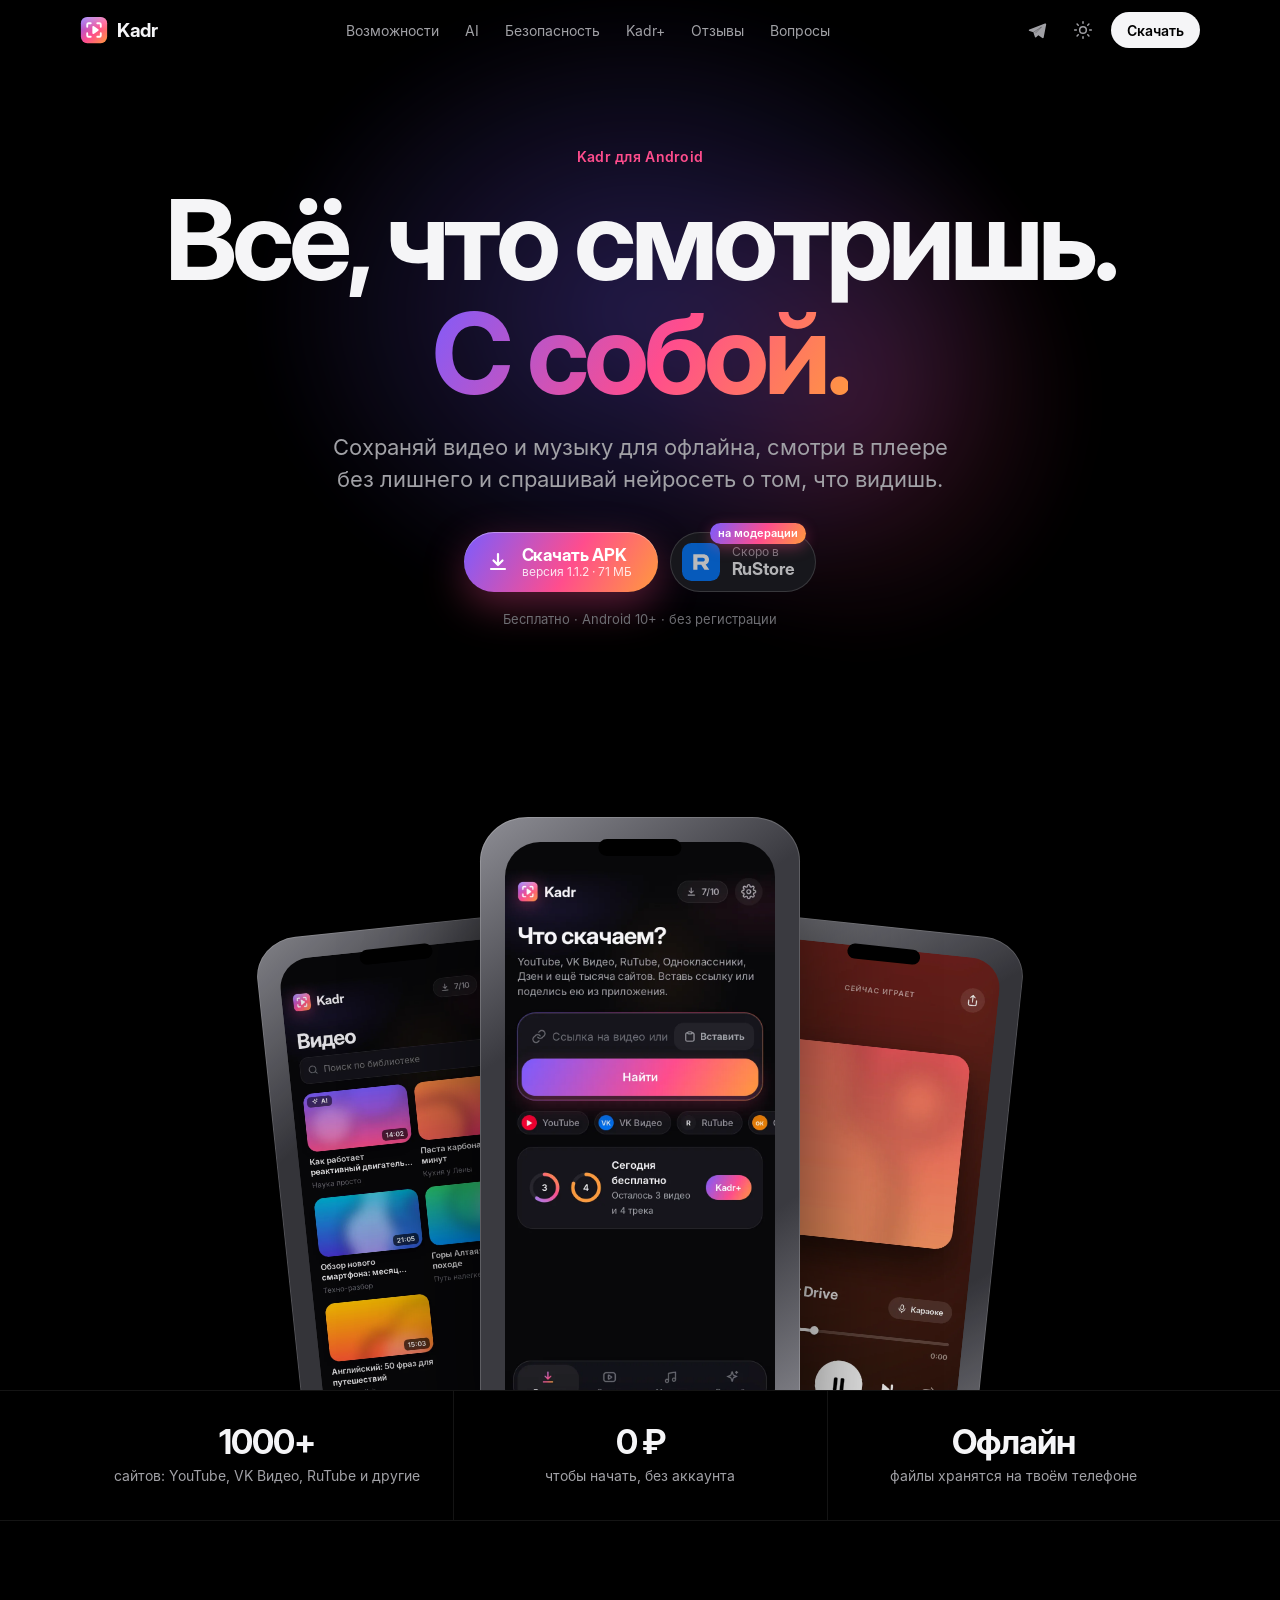
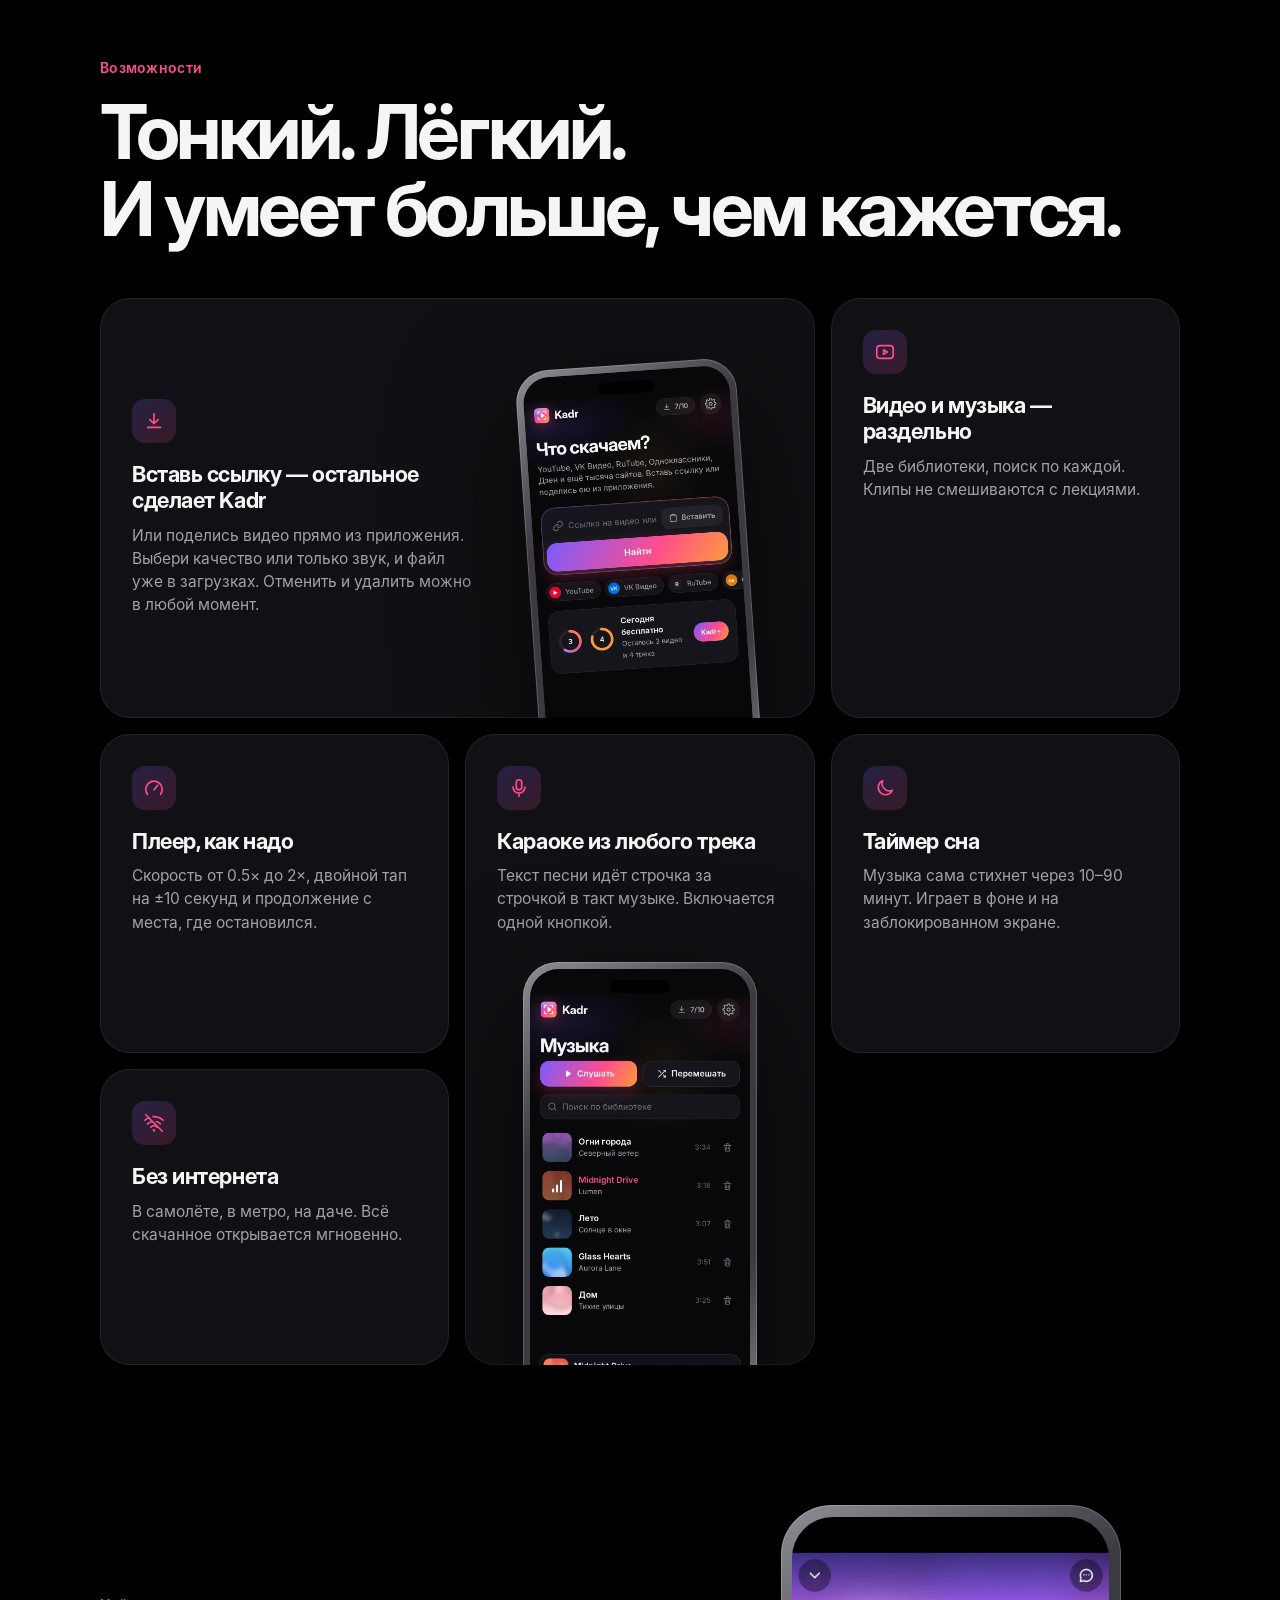
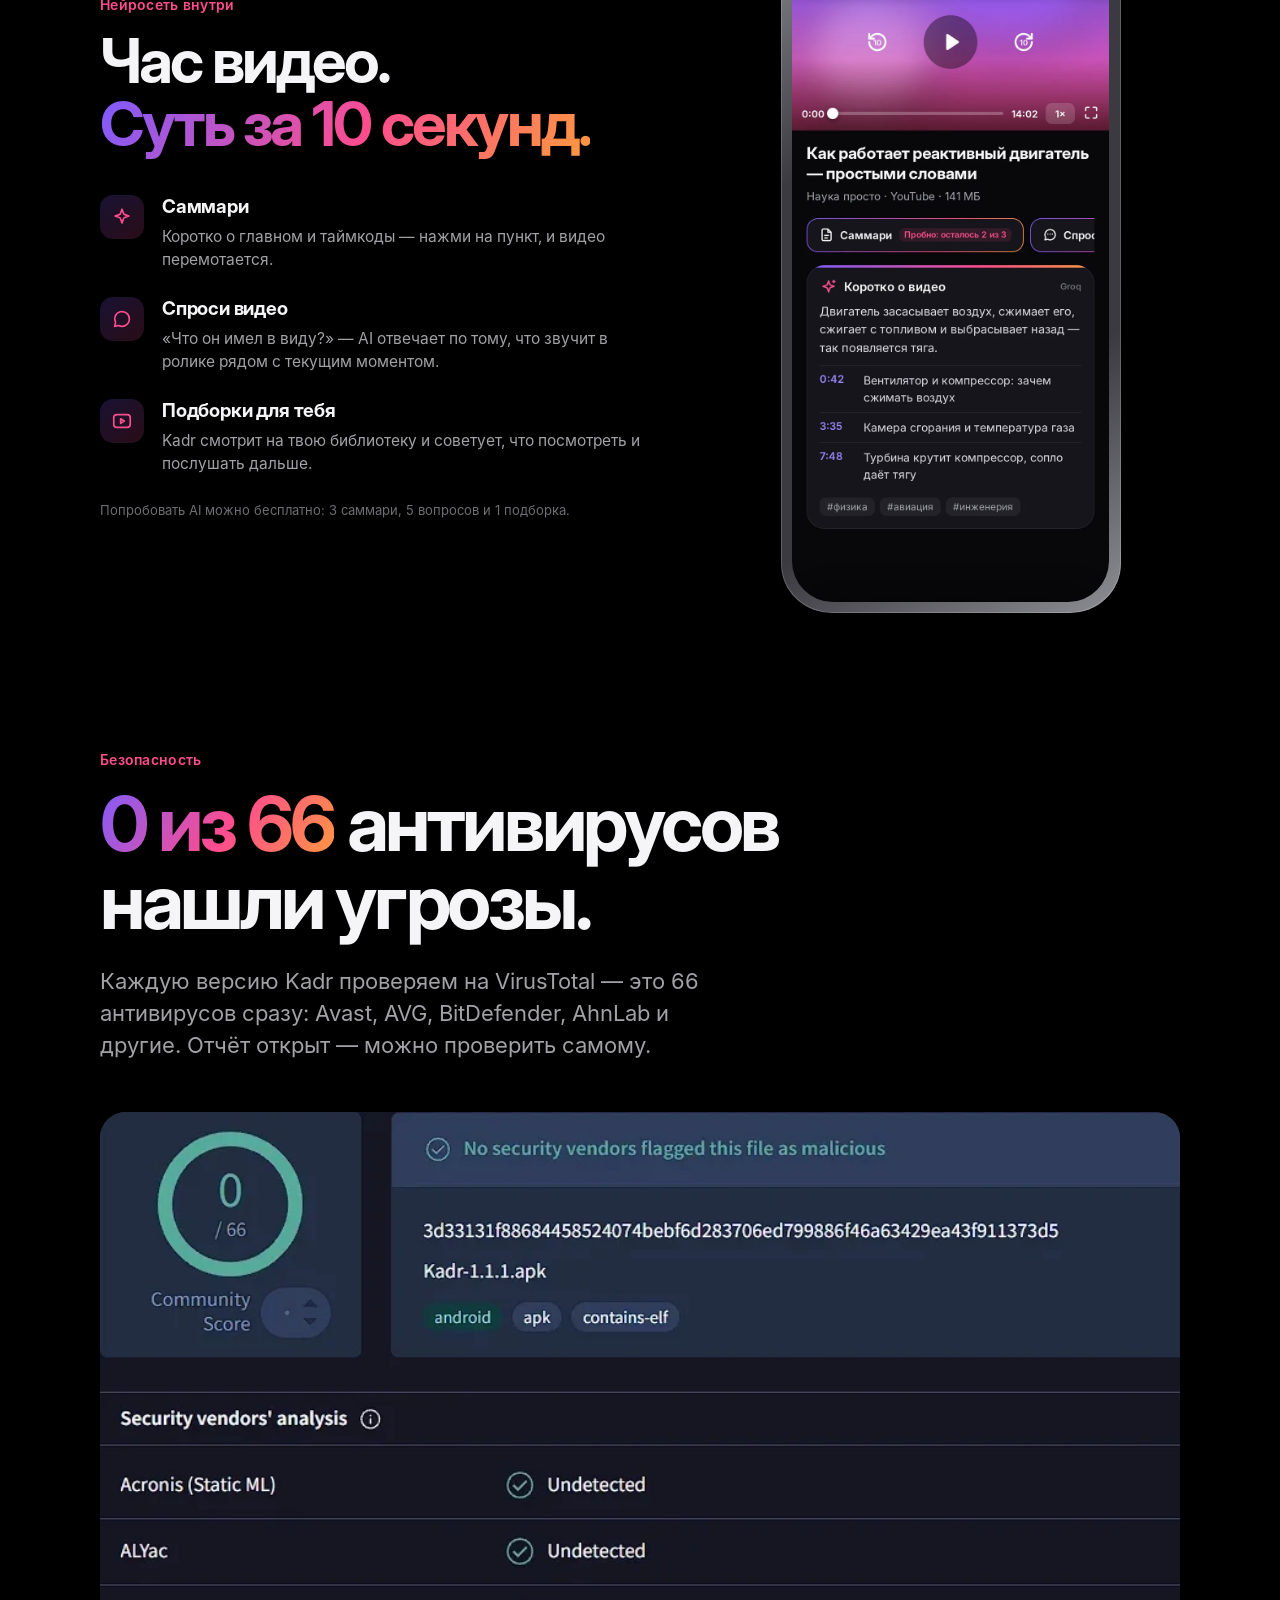
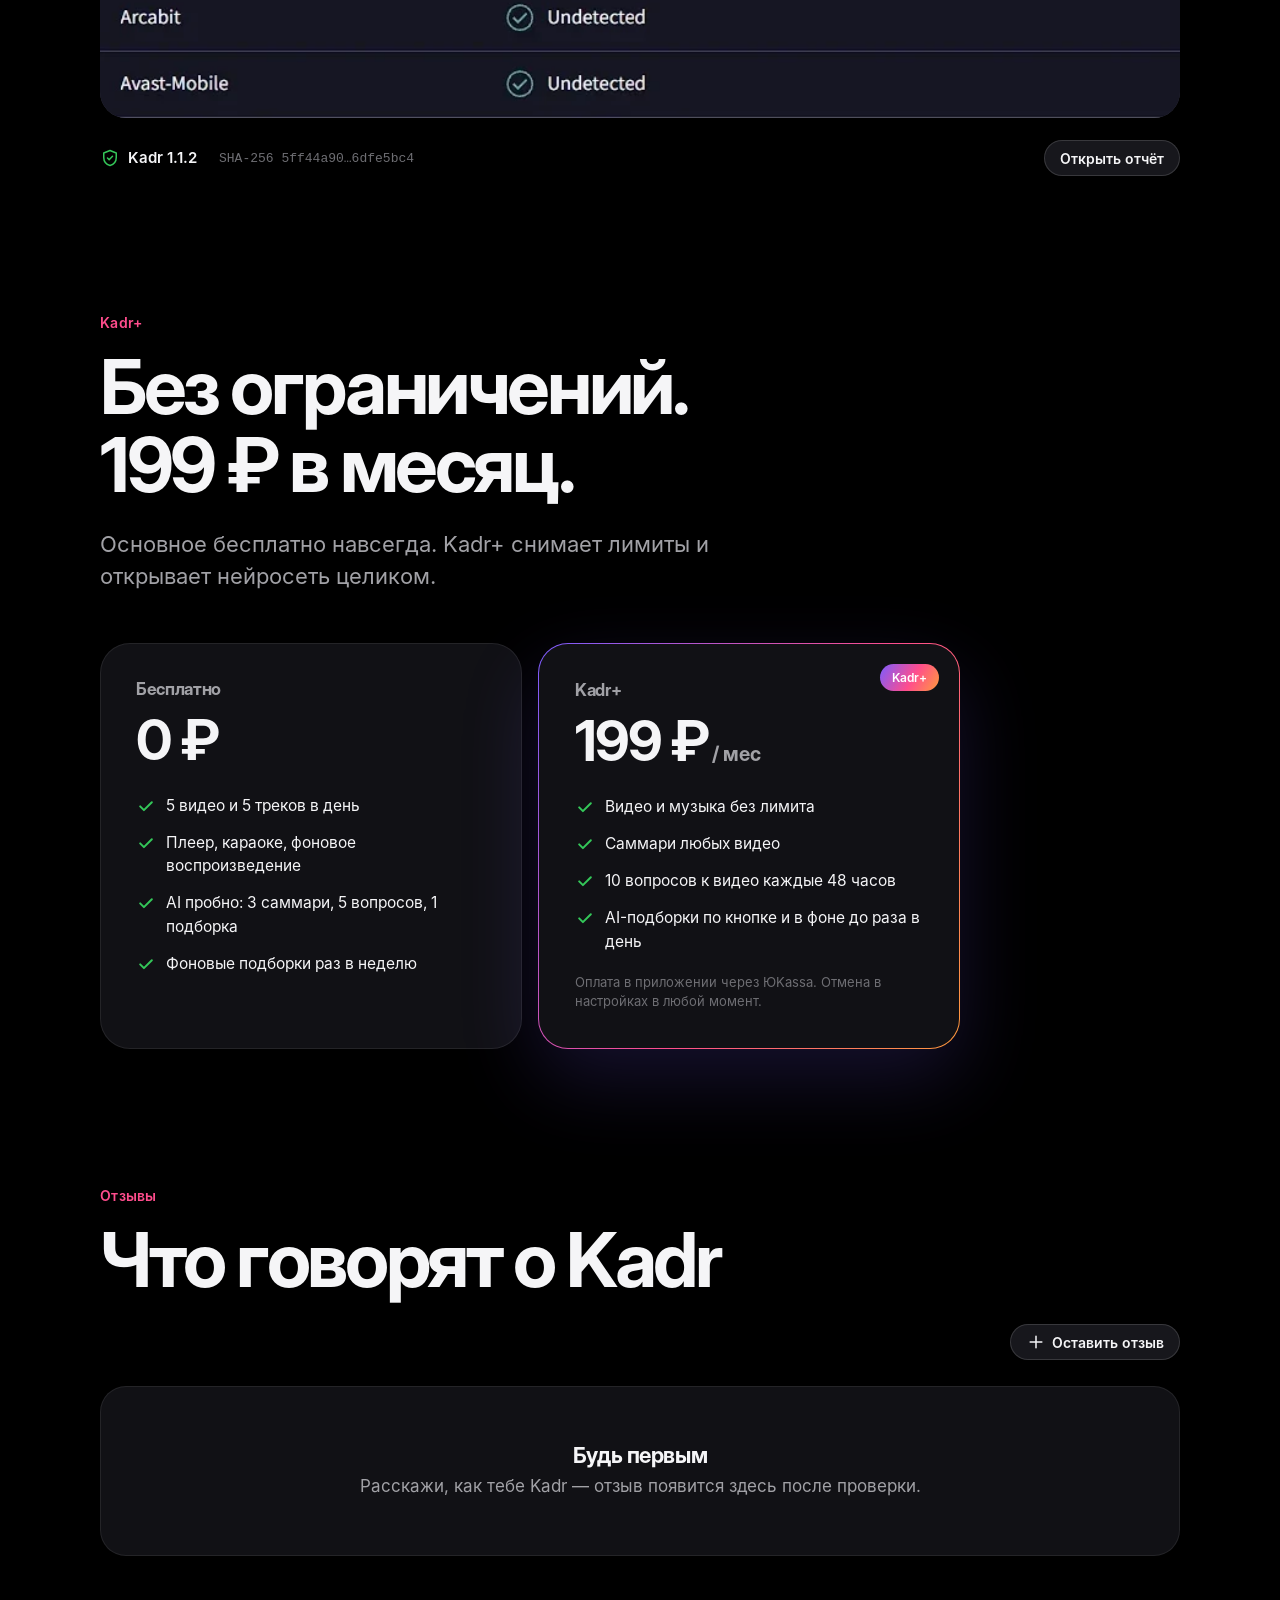
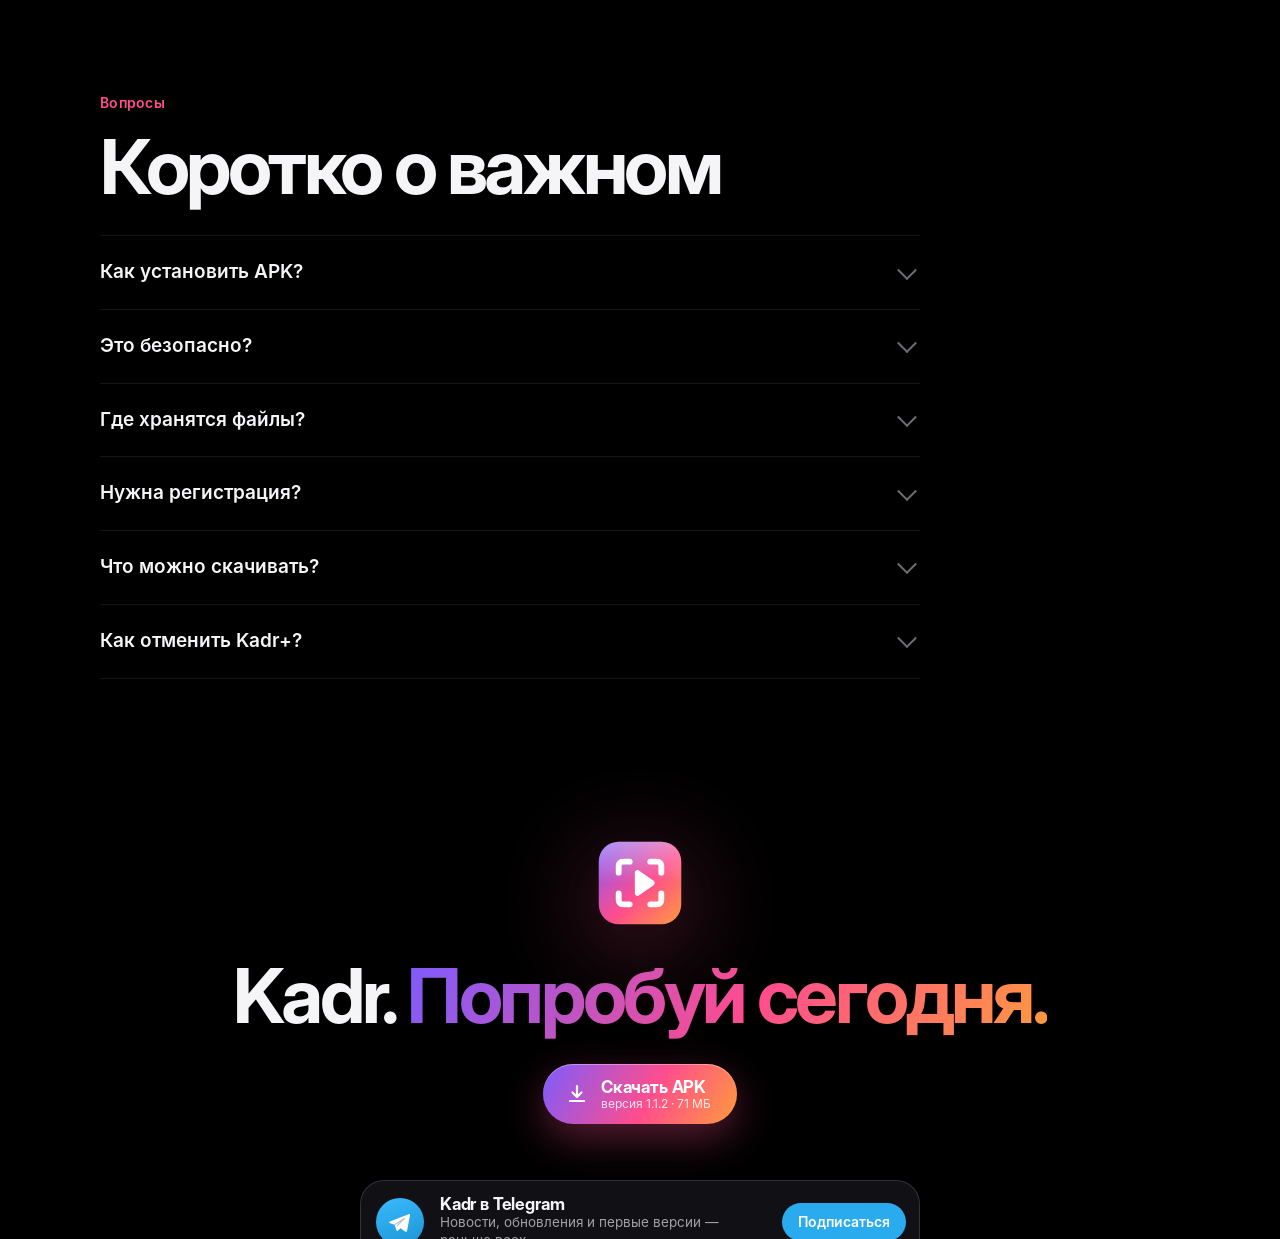
<file: index.html>
<!doctype html>
<html lang="ru" data-theme="dark">
<head>
<meta charset="utf-8">
<meta name="viewport" content="width=device-width, initial-scale=1, viewport-fit=cover">
<title>Kadr — видео и музыка с собой</title>
<meta name="description" content="Kadr для Android: сохраняй видео и музыку для офлайна, смотри в удобном плеере, пой в караоке и спрашивай нейросеть о видео.">
<meta name="theme-color" content="#000000">
<meta name="yandex-verification" content="5eafefe842588804" />
<meta property="og:title" content="Kadr — видео и музыка с собой">
<meta property="og:description" content="Видео и музыка офлайн, плеер, караоке и AI для видео. Для Android.">
<meta property="og:image" content="img/download.webp">
<link rel="icon" href="img/logo.svg" type="image/svg+xml">
<link rel="preload" href="fonts/InterDisplay-Bold.woff2" as="font" type="font/woff2" crossorigin>
<link rel="stylesheet" href="style.css">
<script>try{const t=localStorage.getItem("kadr-theme");if(t)document.documentElement.dataset.theme=t}catch(e){}</script>
</head>
<body>
<svg width="0" height="0" style="position:absolute" aria-hidden="true">
  <symbol id="i-tg" viewBox="0 0 24 24"><path d="M21.5 4.2 2.9 11.4c-1 .4-1 1.6.1 1.9l4.6 1.4 1.8 5.5c.2.7 1.1.9 1.6.4l2.6-2.4 4.8 3.5c.6.4 1.4.1 1.6-.6L23 5.4c.2-.9-.7-1.6-1.5-1.2Z" fill="currentColor" stroke="none"/><path d="m8 14.5 9.5-6.2-7.2 7.3" stroke="#000" stroke-opacity=".25" stroke-width="1.2" fill="none"/></symbol>
<symbol id="i-dl" viewBox="0 0 24 24"><path d="M12 4v11m0 0-4.5-4.5M12 15l4.5-4.5M5 19h14"/></symbol>
  <symbol id="i-video" viewBox="0 0 24 24"><rect x="3" y="5" width="18" height="14" rx="3.5"/><path d="m10.5 9.5 4 2.5-4 2.5z"/></symbol>
  <symbol id="i-music" viewBox="0 0 24 24"><path d="M9 18V6l11-2v12"/><circle cx="6.5" cy="18" r="2.5"/><circle cx="17.5" cy="16" r="2.5"/></symbol>
  <symbol id="i-spark" viewBox="0 0 24 24"><path d="M12 3.5 13.6 8a2 2 0 0 0 1.4 1.4l4.5 1.6-4.5 1.6a2 2 0 0 0-1.4 1.4L12 18.5l-1.6-4.5A2 2 0 0 0 9 12.6L4.5 11 9 9.4A2 2 0 0 0 10.4 8z"/></symbol>
  <symbol id="i-mic" viewBox="0 0 24 24"><rect x="9" y="3" width="6" height="11" rx="3"/><path d="M5.5 11a6.5 6.5 0 0 0 13 0M12 17.5V21"/></symbol>
  <symbol id="i-chat" viewBox="0 0 24 24"><path d="M20 12a8 8 0 0 1-11.6 7.1L4 20l1-4.2A8 8 0 1 1 20 12z"/></symbol>
  <symbol id="i-wifi" viewBox="0 0 24 24"><path d="M3 3l18 18M8.5 16.5a5 5 0 0 1 7 0M5 13a10 10 0 0 1 5-2.7M14.5 10.4A10 10 0 0 1 19 13M2 9a15 15 0 0 1 4.5-2.8M11 5.1A15 15 0 0 1 22 9"/><circle cx="12" cy="20" r=".6"/></symbol>
  <symbol id="i-speed" viewBox="0 0 24 24"><path d="M12 14l4-5M4.9 19a9 9 0 1 1 14.2 0"/></symbol>
  <symbol id="i-moon" viewBox="0 0 24 24"><path d="M20 14.5A8 8 0 0 1 9.5 4 8 8 0 1 0 20 14.5z"/></symbol>
  <symbol id="i-shield" viewBox="0 0 24 24"><path d="M12 3l7.5 3v5.5c0 4.5-3.2 8.3-7.5 9.5-4.3-1.2-7.5-5-7.5-9.5V6z"/><path d="m9 12 2 2 4-4"/></symbol>
  <symbol id="i-sun" viewBox="0 0 24 24"><circle cx="12" cy="12" r="4"/><path d="M12 2v2M12 20v2M4.9 4.9l1.4 1.4M17.7 17.7l1.4 1.4M2 12h2M20 12h2M4.9 19.1l1.4-1.4M17.7 6.3l1.4-1.4"/></symbol>
  <symbol id="i-check" viewBox="0 0 24 24"><path d="m5 12.5 4.5 4.5L19 7.5"/></symbol>
  <symbol id="i-x" viewBox="0 0 24 24"><path d="M7 7l10 10M17 7 7 17"/></symbol>
  <symbol id="i-star" viewBox="0 0 24 24"><path d="m12 3.5 2.6 5.3 5.9.9-4.3 4.1 1 5.8L12 16.9l-5.2 2.7 1-5.8L3.5 9.7l5.9-.9z"/></symbol>
  <symbol id="i-plus" viewBox="0 0 24 24"><path d="M12 5v14M5 12h14"/></symbol>
  <symbol id="i-android" viewBox="0 0 24 24"><path d="M6 18V10h12v8a1 1 0 0 1-1 1H7a1 1 0 0 1-1-1zM4 11v5M20 11v5M9.5 19v2.5M14.5 19v2.5M6.5 9a5.5 5.5 0 0 1 11 0zM8 4l1.3 2M16 4l-1.3 2"/></symbol>
</svg>

<header class="nav" id="nav">
  <a class="brand" href="#top" aria-label="Kadr"><img src="img/logo.svg" alt="" width="28" height="28"><span>Kadr</span></a>
  <nav class="links">
    <a href="#features">Возможности</a>
    <a href="#ai">AI</a>
    <a href="#safe">Безопасность</a>
    <a href="#plus">Kadr+</a>
    <a href="#reviews">Отзывы</a>
    <a href="#faq">Вопросы</a>
  </nav>
  <div class="nav-r">
    <a class="theme tg-nav" data-tg href="#" target="_blank" rel="noopener" aria-label="Telegram-канал Kadr"><svg class="i"><use href="#i-tg"/></svg></a>
    <button class="theme" id="theme" aria-label="Сменить тему"><svg class="i sun"><use href="#i-sun"/></svg><svg class="i moon"><use href="#i-moon"/></svg></button>
    <a class="pill-btn" href="#download">Скачать</a>
  </div>
</header>

<main id="top">
  <!-- HERO -->
  <section class="hero">
    <div class="hero-glow" aria-hidden="true"></div>
    <p class="eyebrow reveal">Kadr для Android</p>
    <h1 class="reveal">Всё, что смотришь.<br><span class="grad">С собой.</span></h1>
    <p class="lead reveal">Сохраняй видео и музыку для офлайна, смотри в плеере без лишнего и спрашивай нейросеть о том, что видишь.</p>
    <div class="cta reveal" id="download">
      <a class="btn-primary" id="apkBtn" href="#" download>
        <svg class="i"><use href="#i-dl"/></svg>
        <span><b>Скачать APK</b><small id="apkMeta">версия 1.1.1</small></span>
      </a>
      <a class="btn-store" id="rsBtn" href="#" aria-disabled="true">
        <span class="rs-logo" aria-hidden="true">
          <svg viewBox="0 0 64 64"><rect width="64" height="64" rx="16" fill="#0077FF"/><path fill="#fff" d="M19 19h16.5c6 0 10 3.6 10 9 0 3.9-2.1 6.8-5.6 8.1L46 45h-8.2l-5.4-8.3H26V45h-7zm7 6v6h9c2 0 3.4-1.2 3.4-3s-1.4-3-3.4-3z"/></svg>
        </span>
        <span><small>Скоро в</small><b>RuStore</b></span>
        <em class="soon" id="rsSoon">на модерации</em>
      </a>
    </div>
    <p class="fine reveal" id="apkFine">Бесплатно · Android 10+ · без регистрации</p>

    <div class="stage reveal">
      <figure class="phone p-left"><img src="img/video.webp" alt="Библиотека видео в Kadr" width="390" height="844"></figure>
      <figure class="phone p-center"><img src="img/download.webp" alt="Экран загрузки Kadr" width="390" height="844"></figure>
      <figure class="phone p-right"><img src="img/player.webp" alt="Музыкальный плеер Kadr" width="390" height="844"></figure>
    </div>
  </section>

  <!-- STRIP -->
  <section class="strip">
    <div class="strip-in">
      <div><b>1000+</b><span>сайтов: YouTube, VK Видео, RuTube и другие</span></div>
      <div><b>0 ₽</b><span>чтобы начать, без аккаунта</span></div>
      <div><b>Офлайн</b><span>файлы хранятся на твоём телефоне</span></div>
    </div>
  </section>

  <!-- FEATURES -->
  <section class="sec" id="features">
    <p class="eyebrow reveal">Возможности</p>
    <h2 class="reveal">Тонкий. Лёгкий.<br>И умеет больше, чем кажется.</h2>

    <div class="bento">
      <article class="card c-wide reveal">
        <div class="txt">
          <span class="ic"><svg class="i"><use href="#i-dl"/></svg></span>
          <h3>Вставь ссылку — остальное сделает Kadr</h3>
          <p>Или поделись видео прямо из приложения. Выбери качество или только звук, и файл уже в загрузках. Отменить и удалить можно в любой момент.</p>
        </div>
        <figure class="phone sm tilt"><img src="img/download.webp" alt="" loading="lazy" width="390" height="844"></figure>
      </article>

      <article class="card reveal">
        <span class="ic"><svg class="i"><use href="#i-video"/></svg></span>
        <h3>Видео и музыка — раздельно</h3>
        <p>Две библиотеки, поиск по каждой. Клипы не смешиваются с лекциями.</p>
      </article>

      <article class="card reveal">
        <span class="ic"><svg class="i"><use href="#i-speed"/></svg></span>
        <h3>Плеер, как надо</h3>
        <p>Скорость от 0.5× до 2×, двойной тап на ±10 секунд и продолжение с места, где остановился.</p>
      </article>

      <article class="card c-tall reveal">
        <span class="ic"><svg class="i"><use href="#i-mic"/></svg></span>
        <h3>Караоке из любого трека</h3>
        <p>Текст песни идёт строчка за строчкой в такт музыке. Включается одной кнопкой.</p>
        <figure class="phone sm"><img src="img/music.webp" alt="" loading="lazy" width="390" height="844"></figure>
      </article>

      <article class="card reveal">
        <span class="ic"><svg class="i"><use href="#i-moon"/></svg></span>
        <h3>Таймер сна</h3>
        <p>Музыка сама стихнет через 10–90 минут. Играет в фоне и на заблокированном экране.</p>
      </article>

      <article class="card reveal">
        <span class="ic"><svg class="i"><use href="#i-wifi"/></svg></span>
        <h3>Без интернета</h3>
        <p>В самолёте, в метро, на даче. Всё скачанное открывается мгновенно.</p>
      </article>
    </div>
  </section>

  <!-- AI -->
  <section class="sec ai" id="ai">
    <div class="ai-grid">
      <div class="ai-txt">
        <p class="eyebrow reveal">Нейросеть внутри</p>
        <h2 class="reveal">Час видео.<br><span class="grad">Суть за 10 секунд.</span></h2>
        <ul class="ai-list">
          <li class="reveal"><span class="ic"><svg class="i"><use href="#i-spark"/></svg></span><div><b>Саммари</b><p>Коротко о главном и таймкоды — нажми на пункт, и видео перемотается.</p></div></li>
          <li class="reveal"><span class="ic"><svg class="i"><use href="#i-chat"/></svg></span><div><b>Спроси видео</b><p>«Что он имел в виду?» — AI отвечает по тому, что звучит в ролике рядом с текущим моментом.</p></div></li>
          <li class="reveal"><span class="ic"><svg class="i"><use href="#i-video"/></svg></span><div><b>Подборки для тебя</b><p>Kadr смотрит на твою библиотеку и советует, что посмотреть и послушать дальше.</p></div></li>
        </ul>
        <p class="fine reveal">Попробовать AI можно бесплатно: 3 саммари, 5 вопросов и 1 подборка.</p>
      </div>
      <figure class="phone ai-phone reveal"><img src="img/summary.webp" alt="AI-саммари видео в Kadr" loading="lazy" width="390" height="844"></figure>
    </div>
  </section>

  <!-- SAFE -->
  <section class="sec safe" id="safe">
    <p class="eyebrow reveal">Безопасность</p>
    <h2 class="reveal"><span class="grad">0 из 66</span> антивирусов<br>нашли угрозы.</h2>
    <p class="lead reveal">Каждую версию Kadr проверяем на VirusTotal — это 66 антивирусов сразу: Avast, AVG, BitDefender, AhnLab и другие. Отчёт открыт — можно проверить самому.</p>
    <a class="vt-shot reveal" id="vtLink" href="#" target="_blank" rel="noopener">
      <picture><source media="(max-width: 640px)" srcset="img/virustotal-m.webp"><img src="img/virustotal.webp" alt="Отчёт VirusTotal: 0 из 66 антивирусов не нашли угроз в Kadr-1.1.1.apk" loading="lazy" width="1777" height="494"></picture>
    </a>
    <div class="vt-meta reveal">
      <span><svg class="i"><use href="#i-shield"/></svg><b id="vtVer">Kadr 1.1.1</b></span>
      <code id="vtHash" title="SHA-256">3d33131f…911373d5</code>
      <a class="pill-btn ghost" id="vtBtn" href="#" target="_blank" rel="noopener">Открыть отчёт</a>
    </div>
  </section>

  <!-- PLUS -->
  <section class="sec" id="plus">
    <p class="eyebrow reveal">Kadr+</p>
    <h2 class="reveal">Без ограничений.<br>199 ₽ в месяц.</h2>
    <p class="lead reveal">Основное бесплатно навсегда. Kadr+ снимает лимиты и открывает нейросеть целиком.</p>
    <div class="plans">
      <div class="plan reveal">
        <h3>Бесплатно</h3>
        <div class="price">0 ₽</div>
        <ul>
          <li><svg class="i"><use href="#i-check"/></svg>5 видео и 5 треков в день</li>
          <li><svg class="i"><use href="#i-check"/></svg>Плеер, караоке, фоновое воспроизведение</li>
          <li><svg class="i"><use href="#i-check"/></svg>AI пробно: 3 саммари, 5 вопросов, 1 подборка</li>
          <li><svg class="i"><use href="#i-check"/></svg>Фоновые подборки раз в неделю</li>
        </ul>
      </div>
      <div class="plan pro reveal">
        <div class="badge">Kadr+</div>
        <h3>Kadr+</h3>
        <div class="price">199 ₽<small> / мес</small></div>
        <ul>
          <li><svg class="i"><use href="#i-check"/></svg>Видео и музыка без лимита</li>
          <li><svg class="i"><use href="#i-check"/></svg>Саммари любых видео</li>
          <li><svg class="i"><use href="#i-check"/></svg>10 вопросов к видео каждые 48 часов</li>
          <li><svg class="i"><use href="#i-check"/></svg>AI-подборки по кнопке и в фоне до раза в день</li>
        </ul>
        <p class="fine">Оплата в приложении через ЮKassa. Отмена в настройках в любой момент.</p>
      </div>
    </div>
  </section>

  <!-- REVIEWS -->
  <section class="sec" id="reviews">
    <p class="eyebrow reveal">Отзывы</p>
    <h2 class="reveal">Что говорят о Kadr</h2>
    <div class="rv-head reveal">
      <div class="rv-score" id="rvScore"></div>
      <button class="pill-btn ghost" id="rvOpen"><svg class="i"><use href="#i-plus"/></svg>Оставить отзыв</button>
    </div>
    <div class="rv-list" id="rvList"></div>

    <form class="rv-form" id="rvForm" hidden novalidate>
      <h3>Твой отзыв</h3>
      <div class="stars" id="rvStars" role="radiogroup" aria-label="Оценка">
        <button type="button" data-v="1" aria-label="1"><svg class="i"><use href="#i-star"/></svg></button>
        <button type="button" data-v="2" aria-label="2"><svg class="i"><use href="#i-star"/></svg></button>
        <button type="button" data-v="3" aria-label="3"><svg class="i"><use href="#i-star"/></svg></button>
        <button type="button" data-v="4" aria-label="4"><svg class="i"><use href="#i-star"/></svg></button>
        <button type="button" data-v="5" aria-label="5"><svg class="i"><use href="#i-star"/></svg></button>
      </div>
      <input id="rvName" maxlength="40" placeholder="Имя" autocomplete="given-name">
      <textarea id="rvText" maxlength="600" rows="4" placeholder="Что понравилось, чего не хватает?"></textarea>
      <input class="hp" id="rvWeb" tabindex="-1" autocomplete="off" aria-hidden="true" placeholder="Сайт">
      <div class="rv-foot"><span id="rvCount">0 / 600</span><span class="rv-err" id="rvErr"></span></div>
      <div class="rv-actions"><button type="button" class="pill-btn ghost" id="rvCancel">Отмена</button><button class="pill-btn" id="rvSend">Отправить</button></div>
      <p class="fine">Отзывы появляются после проверки. Без ссылок, телефонов и оскорблений.</p>
    </form>
  </section>

  <!-- FAQ -->
  <section class="sec" id="faq">
    <p class="eyebrow reveal">Вопросы</p>
    <h2 class="reveal">Коротко о важном</h2>
    <div class="faq">
      <details class="reveal"><summary>Как установить APK?</summary><p>Скачай файл, открой его из уведомления или папки «Загрузки». Android попросит разрешить установку из этого источника — разреши для браузера и нажми «Установить». Обновления ставятся поверх, библиотека сохраняется.</p></details>
      <details class="reveal"><summary>Это безопасно?</summary><p>Да. Каждая версия проходит проверку на VirusTotal: 66 антивирусов, 0 угроз. APK подписан одним ключом разработчика, поэтому обновление встанет только поверх оригинала. Скоро Kadr появится в RuStore с проверкой магазина.</p></details>
      <details class="reveal"><summary>Где хранятся файлы?</summary><p>Только на твоём телефоне, в папках «Movies/Kadr» и «Music/Kadr». Их видят галерея и другие плееры.</p></details>
      <details class="reveal"><summary>Нужна регистрация?</summary><p>Нет. Kadr работает сразу. Для чека за Kadr+ нужна только почта.</p></details>
      <details class="reveal"><summary>Что можно скачивать?</summary><p>Свои видео, ролики под свободной лицензией и то, что авторы разрешают сохранять. Уважай авторские права: скачанное — для личного просмотра.</p></details>
      <details class="reveal"><summary>Как отменить Kadr+?</summary><p>В приложении: Настройки → «Отключить автопродление». Kadr+ доработает до конца оплаченного месяца.</p></details>
    </div>
  </section>

  <!-- FINAL CTA -->
  <section class="final">
    <img src="img/logo.svg" alt="" width="88" height="88" class="reveal">
    <h2 class="reveal">Kadr. <span class="grad">Попробуй сегодня.</span></h2>
    <div class="cta reveal">
      <a class="btn-primary" data-apk href="#" download><svg class="i"><use href="#i-dl"/></svg><span><b>Скачать APK</b><small data-apkmeta>версия 1.1.1</small></span></a>
    </div>
    <a class="tg-card reveal" data-tg href="#" target="_blank" rel="noopener">
      <span class="tg-ic"><svg class="i"><use href="#i-tg"/></svg></span>
      <span class="tg-txt"><b>Kadr в Telegram</b><small>Новости, обновления и первые версии — раньше всех</small></span>
      <span class="tg-go">Подписаться</span>
    </a>
  </section>
</main>

<footer class="foot">
  <div class="foot-in">
    <div class="brand"><img src="img/logo.svg" alt="" width="22" height="22"><span>Kadr</span></div>
    <div class="foot-links">
      <a id="privacy" href="#">Политика конфиденциальности</a>
      <a data-tg href="#" target="_blank" rel="noopener">Telegram</a>
      <a id="mail" href="#" hidden></a>
    </div>
    <p class="fine">© <span id="yr">2026</span> Kadr. Android — товарный знак Google LLC. RuStore — товарный знак VK.</p>
  </div>
</footer>

<div class="sticky" id="sticky"><img src="img/logo.svg" alt="" width="36" height="36"><div><b>Kadr</b><small data-apkmeta>версия 1.1.1</small></div><a class="pill-btn" data-apk href="#" download>Скачать</a></div>
<div class="toast" id="toast" role="status"></div>
<script src="config.js"></script>
<script src="app.js"></script>
</body>
</html>
</file>
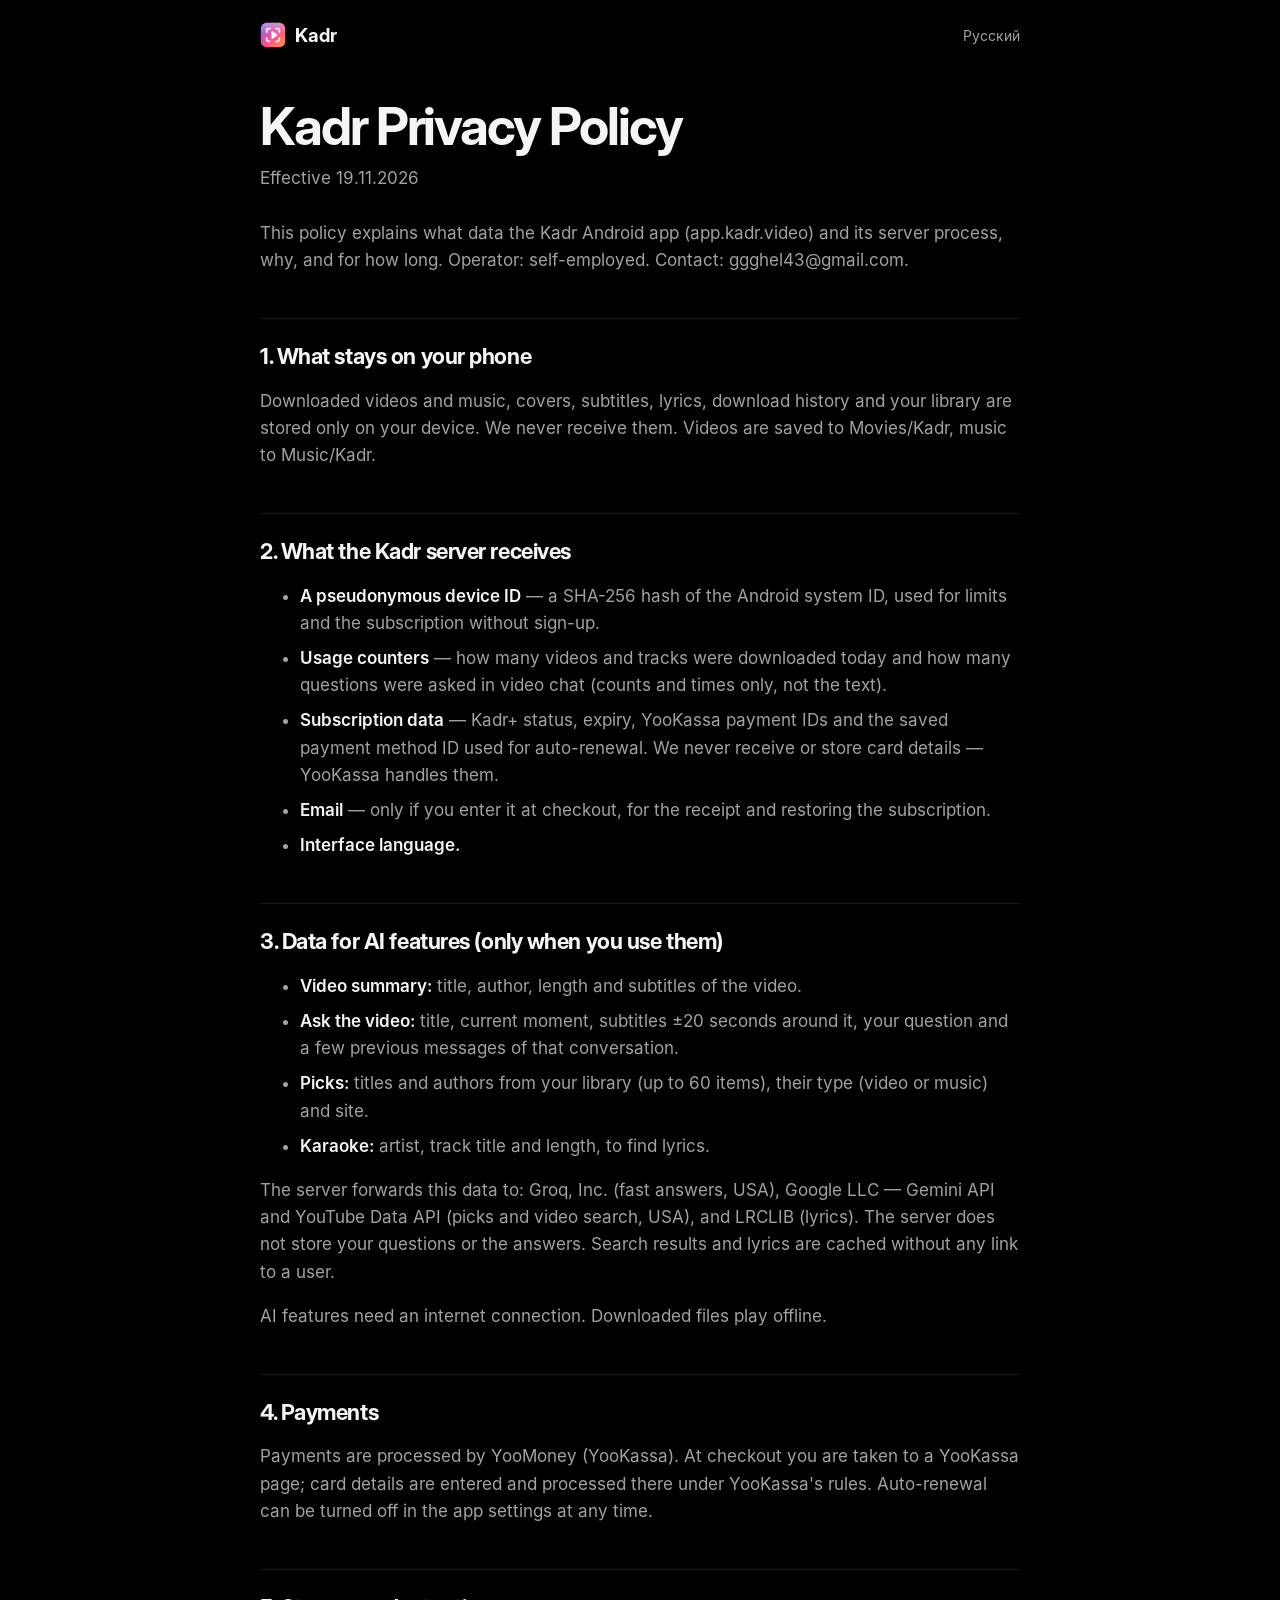
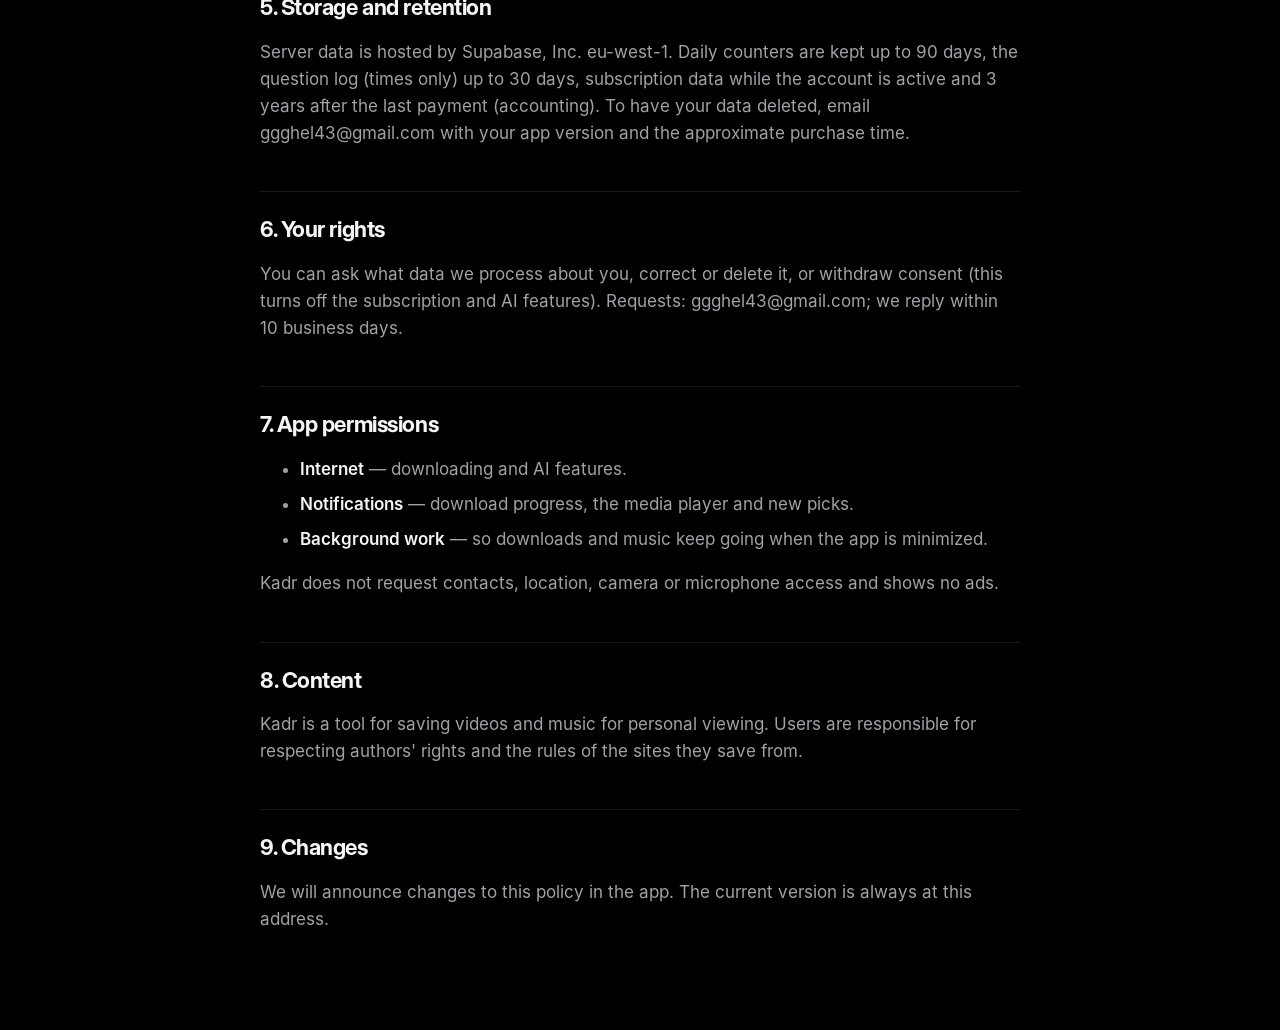
<file: privacy-en.html>
<!doctype html><html lang="en" data-theme="dark"><head><meta charset="utf-8"><meta name="viewport" content="width=device-width,initial-scale=1">
<title>Kadr — Privacy Policy</title><link rel="icon" href="img/logo.svg">
<script>try{var t=localStorage.getItem('kadr-theme');if(t)document.documentElement.dataset.theme=t}catch(e){}</script>
<style>
@font-face{font-family:InterT;src:url(fonts/Inter-Regular.woff2) format("woff2");font-weight:400}
@font-face{font-family:InterT;src:url(fonts/Inter-SemiBold.woff2) format("woff2");font-weight:600}
@font-face{font-family:InterD;src:url(fonts/InterDisplay-Bold.woff2) format("woff2");font-weight:700}
:root{--bg:#000;--t:#f5f5f7;--t2:#a1a1a6;--l:rgba(255,255,255,.1)}
[data-theme=light]{--bg:#fbfbfd;--t:#1d1d1f;--t2:#6e6e73;--l:rgba(0,0,0,.08)}
body{margin:0;background:var(--bg);color:var(--t);font:400 17px/1.6 -apple-system,BlinkMacSystemFont,InterT,system-ui,sans-serif;-webkit-font-smoothing:antialiased}
header{max-width:760px;margin:0 auto;padding:22px 20px;display:flex;justify-content:space-between;align-items:center;font-size:15px}
header a{color:var(--t);text-decoration:none;display:flex;gap:9px;align-items:center;font:700 19px -apple-system,InterD,sans-serif}
header .sw{font:400 14px InterT,sans-serif;color:var(--t2)}
main{max-width:760px;margin:0 auto;padding:30px 20px 80px}
h1{font:700 clamp(34px,6vw,52px)/1.05 -apple-system,InterD,sans-serif;letter-spacing:-.04em;margin:0 0 10px}
h2{font:700 22px/1.25 -apple-system,InterD,sans-serif;letter-spacing:-.02em;margin:44px 0 10px;padding-top:24px;border-top:1px solid var(--l)}
.d{color:var(--t2);margin:0 0 28px}p,li{color:var(--t2)}b{color:var(--t);font-weight:600}li{margin:8px 0}a{color:#ff6fa6}
</style></head><body>
<header><a href="./"><img src="img/logo.svg" width="26" height="26" alt="">Kadr</a><a class="sw" href="privacy.html">Русский</a></header>
<main>
<h1>Kadr Privacy Policy</h1>
<p class="d">Effective 19.11.2026</p>
<p>This policy explains what data the Kadr Android app (app.kadr.video) and its server process, why, and for how long. Operator: self-employed. Contact: ggghel43@gmail.com.</p>

<h2>1. What stays on your phone</h2>
<p>Downloaded videos and music, covers, subtitles, lyrics, download history and your library are stored only on your device. We never receive them. Videos are saved to Movies/Kadr, music to Music/Kadr.</p>

<h2>2. What the Kadr server receives</h2>
<ul>
<li><b>A pseudonymous device ID</b> — a SHA-256 hash of the Android system ID, used for limits and the subscription without sign-up.</li>
<li><b>Usage counters</b> — how many videos and tracks were downloaded today and how many questions were asked in video chat (counts and times only, not the text).</li>
<li><b>Subscription data</b> — Kadr+ status, expiry, YooKassa payment IDs and the saved payment method ID used for auto-renewal. We never receive or store card details — YooKassa handles them.</li>
<li><b>Email</b> — only if you enter it at checkout, for the receipt and restoring the subscription.</li>
<li><b>Interface language.</b></li>
</ul>

<h2>3. Data for AI features (only when you use them)</h2>
<ul>
<li><b>Video summary:</b> title, author, length and subtitles of the video.</li>
<li><b>Ask the video:</b> title, current moment, subtitles ±20 seconds around it, your question and a few previous messages of that conversation.</li>
<li><b>Picks:</b> titles and authors from your library (up to 60 items), their type (video or music) and site.</li>
<li><b>Karaoke:</b> artist, track title and length, to find lyrics.</li>
</ul>
<p>The server forwards this data to: Groq, Inc. (fast answers, USA), Google LLC — Gemini API and YouTube Data API (picks and video search, USA), and LRCLIB (lyrics). The server does not store your questions or the answers. Search results and lyrics are cached without any link to a user.</p>
<p>AI features need an internet connection. Downloaded files play offline.</p>

<h2>4. Payments</h2>
<p>Payments are processed by YooMoney (YooKassa). At checkout you are taken to a YooKassa page; card details are entered and processed there under YooKassa's rules. Auto-renewal can be turned off in the app settings at any time.</p>

<h2>5. Storage and retention</h2>
<p>Server data is hosted by Supabase, Inc. eu-west-1. Daily counters are kept up to 90 days, the question log (times only) up to 30 days, subscription data while the account is active and 3 years after the last payment (accounting). To have your data deleted, email ggghel43@gmail.com with your app version and the approximate purchase time.</p>

<h2>6. Your rights</h2>
<p>You can ask what data we process about you, correct or delete it, or withdraw consent (this turns off the subscription and AI features). Requests: ggghel43@gmail.com; we reply within 10 business days.</p>

<h2>7. App permissions</h2>
<ul>
<li><b>Internet</b> — downloading and AI features.</li>
<li><b>Notifications</b> — download progress, the media player and new picks.</li>
<li><b>Background work</b> — so downloads and music keep going when the app is minimized.</li>
</ul>
<p>Kadr does not request contacts, location, camera or microphone access and shows no ads.</p>

<h2>8. Content</h2>
<p>Kadr is a tool for saving videos and music for personal viewing. Users are responsible for respecting authors' rights and the rules of the sites they save from.</p>

<h2>9. Changes</h2>
<p>We will announce changes to this policy in the app. The current version is always at this address.</p>
</main></body></html>
</file>
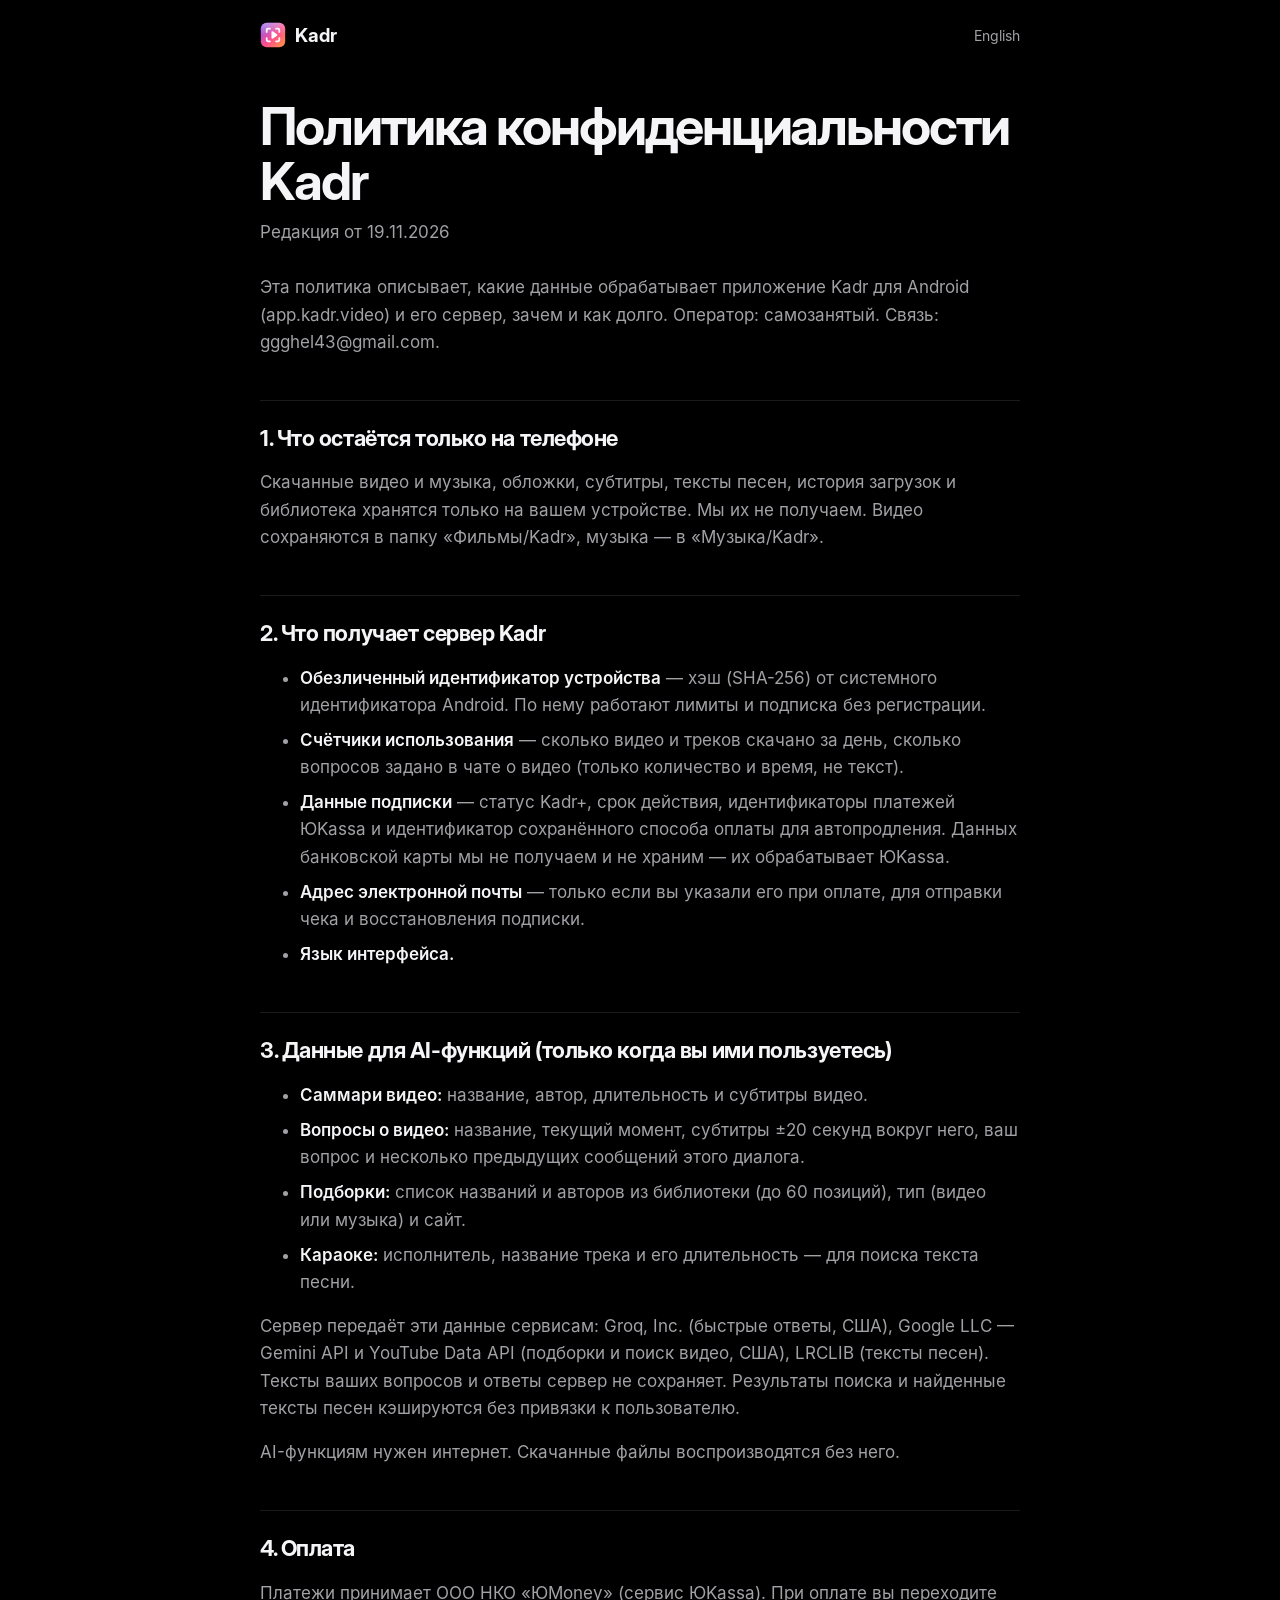
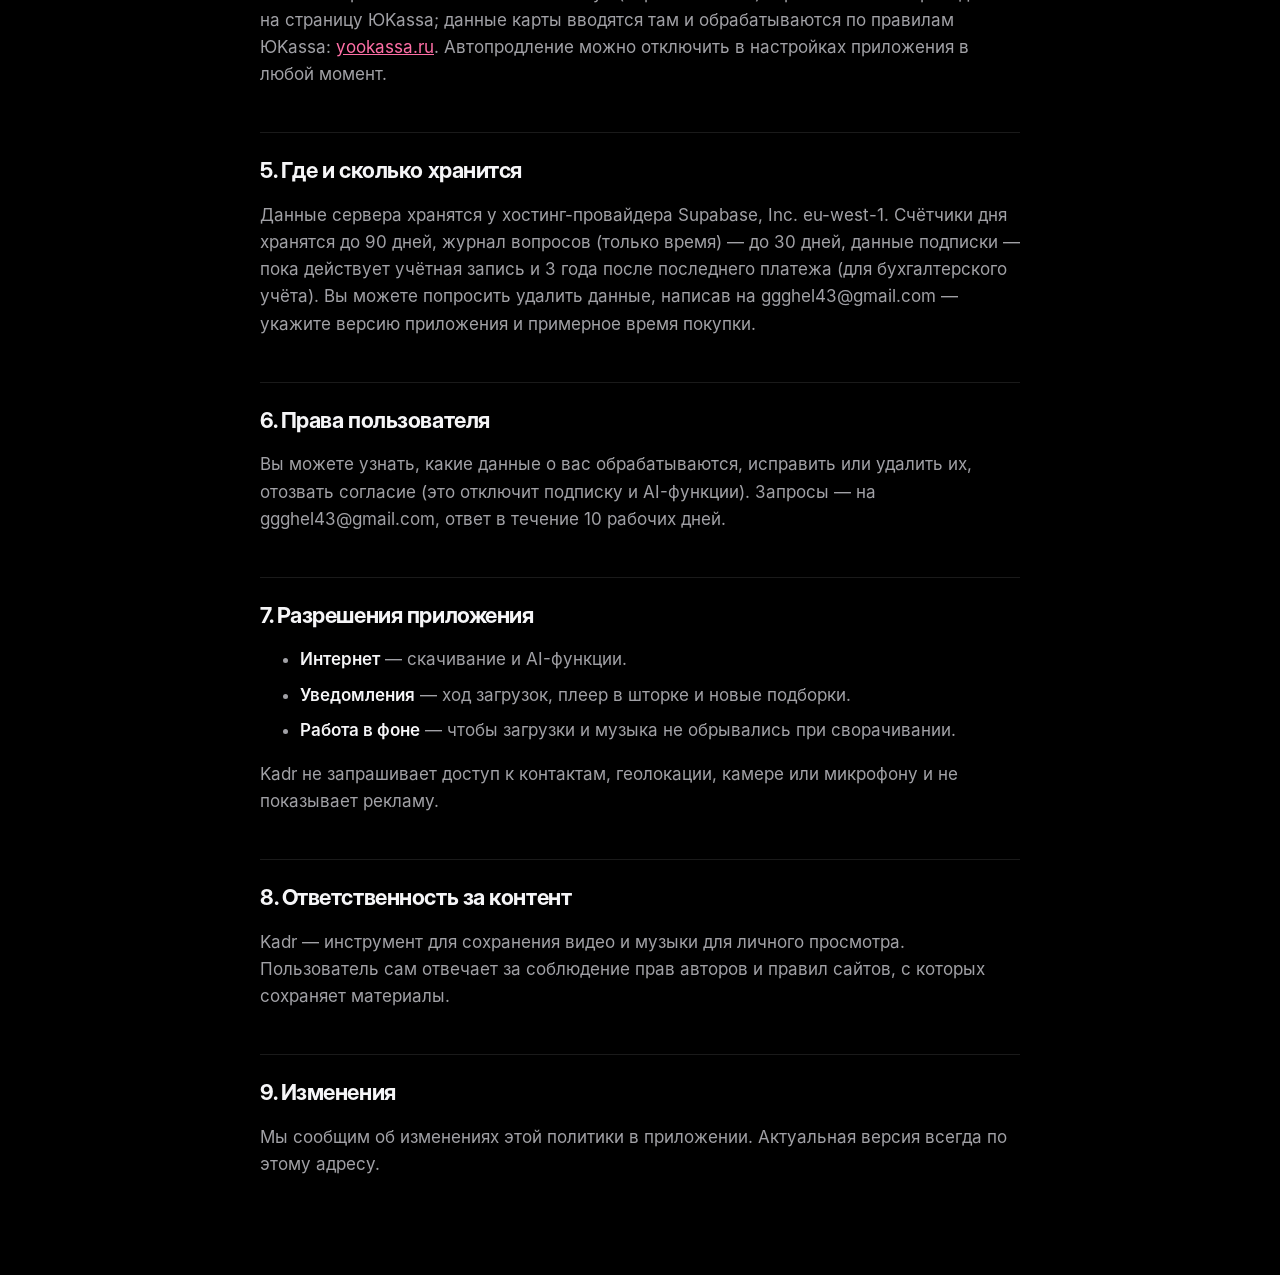
<file: privacy.html>
<!doctype html><html lang="ru" data-theme="dark"><head><meta charset="utf-8"><meta name="viewport" content="width=device-width,initial-scale=1">
<title>Kadr — Политика конфиденциальности</title><link rel="icon" href="img/logo.svg">
<script>try{var t=localStorage.getItem('kadr-theme');if(t)document.documentElement.dataset.theme=t}catch(e){}</script>
<style>
@font-face{font-family:InterT;src:url(fonts/Inter-Regular.woff2) format("woff2");font-weight:400}
@font-face{font-family:InterT;src:url(fonts/Inter-SemiBold.woff2) format("woff2");font-weight:600}
@font-face{font-family:InterD;src:url(fonts/InterDisplay-Bold.woff2) format("woff2");font-weight:700}
:root{--bg:#000;--t:#f5f5f7;--t2:#a1a1a6;--l:rgba(255,255,255,.1)}
[data-theme=light]{--bg:#fbfbfd;--t:#1d1d1f;--t2:#6e6e73;--l:rgba(0,0,0,.08)}
body{margin:0;background:var(--bg);color:var(--t);font:400 17px/1.6 -apple-system,BlinkMacSystemFont,InterT,system-ui,sans-serif;-webkit-font-smoothing:antialiased}
header{max-width:760px;margin:0 auto;padding:22px 20px;display:flex;justify-content:space-between;align-items:center;font-size:15px}
header a{color:var(--t);text-decoration:none;display:flex;gap:9px;align-items:center;font:700 19px -apple-system,InterD,sans-serif}
header .sw{font:400 14px InterT,sans-serif;color:var(--t2)}
main{max-width:760px;margin:0 auto;padding:30px 20px 80px}
h1{font:700 clamp(34px,6vw,52px)/1.05 -apple-system,InterD,sans-serif;letter-spacing:-.04em;margin:0 0 10px}
h2{font:700 22px/1.25 -apple-system,InterD,sans-serif;letter-spacing:-.02em;margin:44px 0 10px;padding-top:24px;border-top:1px solid var(--l)}
.d{color:var(--t2);margin:0 0 28px}p,li{color:var(--t2)}b{color:var(--t);font-weight:600}li{margin:8px 0}a{color:#ff6fa6}
</style></head><body>
<header><a href="./"><img src="img/logo.svg" width="26" height="26" alt="">Kadr</a><a class="sw" href="privacy-en.html">English</a></header>
<main>
<h1>Политика конфиденциальности Kadr</h1>
<p class="d">Редакция от 19.11.2026</p>
<p>Эта политика описывает, какие данные обрабатывает приложение Kadr для Android (app.kadr.video) и его сервер, зачем и как долго. Оператор: самозанятый. Связь: ggghel43@gmail.com.</p>

<h2>1. Что остаётся только на телефоне</h2>
<p>Скачанные видео и музыка, обложки, субтитры, тексты песен, история загрузок и библиотека хранятся только на вашем устройстве. Мы их не получаем. Видео сохраняются в папку «Фильмы/Kadr», музыка — в «Музыка/Kadr».</p>

<h2>2. Что получает сервер Kadr</h2>
<ul>
<li><b>Обезличенный идентификатор устройства</b> — хэш (SHA-256) от системного идентификатора Android. По нему работают лимиты и подписка без регистрации.</li>
<li><b>Счётчики использования</b> — сколько видео и треков скачано за день, сколько вопросов задано в чате о видео (только количество и время, не текст).</li>
<li><b>Данные подписки</b> — статус Kadr+, срок действия, идентификаторы платежей ЮKassa и идентификатор сохранённого способа оплаты для автопродления. Данных банковской карты мы не получаем и не храним — их обрабатывает ЮKassa.</li>
<li><b>Адрес электронной почты</b> — только если вы указали его при оплате, для отправки чека и восстановления подписки.</li>
<li><b>Язык интерфейса.</b></li>
</ul>

<h2>3. Данные для AI-функций (только когда вы ими пользуетесь)</h2>
<ul>
<li><b>Саммари видео:</b> название, автор, длительность и субтитры видео.</li>
<li><b>Вопросы о видео:</b> название, текущий момент, субтитры ±20 секунд вокруг него, ваш вопрос и несколько предыдущих сообщений этого диалога.</li>
<li><b>Подборки:</b> список названий и авторов из библиотеки (до 60 позиций), тип (видео или музыка) и сайт.</li>
<li><b>Караоке:</b> исполнитель, название трека и его длительность — для поиска текста песни.</li>
</ul>
<p>Сервер передаёт эти данные сервисам: Groq, Inc. (быстрые ответы, США), Google LLC — Gemini API и YouTube Data API (подборки и поиск видео, США), LRCLIB (тексты песен). Тексты ваших вопросов и ответы сервер не сохраняет. Результаты поиска и найденные тексты песен кэшируются без привязки к пользователю.</p>
<p>AI-функциям нужен интернет. Скачанные файлы воспроизводятся без него.</p>

<h2>4. Оплата</h2>
<p>Платежи принимает ООО НКО «ЮMoney» (сервис ЮKassa). При оплате вы переходите на страницу ЮKassa; данные карты вводятся там и обрабатываются по правилам ЮKassa: <a href="https://yookassa.ru/docs/yookassa-politika-konfidentsialnosti.pdf">yookassa.ru</a>. Автопродление можно отключить в настройках приложения в любой момент.</p>

<h2>5. Где и сколько хранится</h2>
<p>Данные сервера хранятся у хостинг-провайдера Supabase, Inc. eu-west-1. Счётчики дня хранятся до 90 дней, журнал вопросов (только время) — до 30 дней, данные подписки — пока действует учётная запись и 3 года после последнего платежа (для бухгалтерского учёта). Вы можете попросить удалить данные, написав на ggghel43@gmail.com — укажите версию приложения и примерное время покупки.</p>

<h2>6. Права пользователя</h2>
<p>Вы можете узнать, какие данные о вас обрабатываются, исправить или удалить их, отозвать согласие (это отключит подписку и AI-функции). Запросы — на ggghel43@gmail.com, ответ в течение 10 рабочих дней.</p>

<h2>7. Разрешения приложения</h2>
<ul>
<li><b>Интернет</b> — скачивание и AI-функции.</li>
<li><b>Уведомления</b> — ход загрузок, плеер в шторке и новые подборки.</li>
<li><b>Работа в фоне</b> — чтобы загрузки и музыка не обрывались при сворачивании.</li>
</ul>
<p>Kadr не запрашивает доступ к контактам, геолокации, камере или микрофону и не показывает рекламу.</p>

<h2>8. Ответственность за контент</h2>
<p>Kadr — инструмент для сохранения видео и музыки для личного просмотра. Пользователь сам отвечает за соблюдение прав авторов и правил сайтов, с которых сохраняет материалы.</p>

<h2>9. Изменения</h2>
<p>Мы сообщим об изменениях этой политики в приложении. Актуальная версия всегда по этому адресу.</p>
</main></body></html>
</file>
<file: style.css>
@font-face { font-family: "InterD"; src: url(fonts/InterDisplay-Bold.woff2) format("woff2"); font-weight: 700; font-display: swap; }
@font-face { font-family: "InterT"; src: url(fonts/Inter-Regular.woff2) format("woff2"); font-weight: 400; font-display: swap; }
@font-face { font-family: "InterT"; src: url(fonts/Inter-SemiBold.woff2) format("woff2"); font-weight: 600; font-display: swap; }

:root {
  --font: -apple-system, BlinkMacSystemFont, "SF Pro Text", "InterT", system-ui, sans-serif;
  --disp: -apple-system, BlinkMacSystemFont, "SF Pro Display", "InterD", system-ui, sans-serif;
  --g1: #7B5CFF; --g2: #FF4D8D; --g3: #FF9A3D;
  --grad: linear-gradient(120deg, var(--g1), var(--g2) 55%, var(--g3));
  --ease: cubic-bezier(.2, .8, .2, 1);
  --max: 1120px;
}
[data-theme="dark"] {
  --bg: #000; --bg2: #0b0b0e; --card: #111115; --card2: #17171c; --line: rgba(255,255,255,.08); --line2: rgba(255,255,255,.14);
  --text: #f5f5f7; --text2: #a1a1a6; --text3: #6e6e73; --glass: rgba(18,18,22,.62); --shadow: 0 40px 120px rgba(0,0,0,.65);
  --ti1: #3a3a40; --ti2: #8e8e95; color-scheme: dark;
}
[data-theme="light"] {
  --bg: #fbfbfd; --bg2: #f2f2f5; --card: #fff; --card2: #f5f5f7; --line: rgba(0,0,0,.07); --line2: rgba(0,0,0,.12);
  --text: #1d1d1f; --text2: #6e6e73; --text3: #86868b; --glass: rgba(255,255,255,.7); --shadow: 0 40px 100px rgba(30,20,60,.18);
  --ti1: #c9c9ce; --ti2: #f2f2f4; color-scheme: light;
}

* { box-sizing: border-box; margin: 0; padding: 0; }
html { scroll-behavior: smooth; -webkit-text-size-adjust: 100%; }
main, .foot { overflow-x: clip; }
body { background: var(--bg); color: var(--text); font: 400 17px/1.5 var(--font); -webkit-font-smoothing: antialiased; overflow-x: hidden; transition: background .4s, color .4s; }
a { color: inherit; text-decoration: none; }
button, input, textarea { font: inherit; color: inherit; border: 0; background: none; outline: none; }
button { cursor: pointer; }
img { display: block; max-width: 100%; }
.i { width: 20px; height: 20px; fill: none; stroke: currentColor; stroke-width: 1.8; stroke-linecap: round; stroke-linejoin: round; flex: none; }
.grad { background: var(--grad); -webkit-background-clip: text; background-clip: text; color: transparent; }
.eyebrow { font: 600 14px/1 var(--font); letter-spacing: .02em; color: var(--g2); margin-bottom: 18px; }
h1, h2 { font-family: var(--disp); font-weight: 700; letter-spacing: -.045em; line-height: 1.02; }
h1 { font-size: clamp(48px, 9vw, 112px); }
h2 { font-size: clamp(38px, 6vw, 76px); margin-bottom: 26px; }
h3 { font: 700 22px/1.2 var(--disp); letter-spacing: -.02em; }
.lead { font-size: clamp(18px, 2vw, 22px); color: var(--text2); max-width: 640px; line-height: 1.45; }
.fine { font-size: 13px; color: var(--text3); }

/* nav */
.nav { position: fixed; top: 0; left: 0; right: 0; z-index: 50; height: 60px; display: flex; align-items: center; gap: 24px; padding: 0 max(20px, calc((100vw - var(--max)) / 2));
  background: transparent; transition: background .3s, box-shadow .3s; }
.nav.solid { background: var(--glass); backdrop-filter: saturate(1.8) blur(20px); -webkit-backdrop-filter: saturate(1.8) blur(20px); box-shadow: 0 1px 0 var(--line); }
.brand { display: flex; align-items: center; gap: 9px; font: 700 19px var(--disp); letter-spacing: -.02em; }
.links { display: flex; gap: 26px; margin: 0 auto; font-size: 14px; color: var(--text2); }
.links a:hover { color: var(--text); }
.nav-r { display: flex; align-items: center; gap: 10px; }
.theme { width: 36px; height: 36px; border-radius: 50%; display: grid; place-items: center; color: var(--text2); }
.theme:hover { background: var(--card2); color: var(--text); }
[data-theme="dark"] .theme .moon, [data-theme="light"] .theme .sun { display: none; }
.pill-btn { height: 36px; padding: 0 16px; border-radius: 999px; background: var(--text); color: var(--bg); font: 600 14px var(--font); display: inline-flex; align-items: center; gap: 6px; transition: transform .2s var(--ease), opacity .2s; }
.pill-btn:hover { transform: scale(1.03); }
.pill-btn.ghost { background: var(--card2); color: var(--text); box-shadow: inset 0 0 0 1px var(--line2); }
.pill-btn:disabled { opacity: .5; transform: none; cursor: default; }

/* hero */
.hero { position: relative; text-align: center; padding: 150px 20px 0; display: flex; flex-direction: column; align-items: center; }
.hero-glow { position: absolute; top: -10%; left: 50%; width: 1100px; height: 900px; transform: translateX(-50%); pointer-events: none;
  background: radial-gradient(closest-side, rgba(123,92,255,.32), transparent 70%), radial-gradient(closest-side at 70% 60%, rgba(255,77,141,.22), transparent 70%); filter: blur(30px); opacity: .9; }
[data-theme="light"] .hero-glow { opacity: .55; }
.hero > *:not(.hero-glow) { position: relative; }
.hero h1 { margin-bottom: 22px; }
.hero .lead { margin: 0 auto 36px; }
.cta { display: flex; gap: 12px; flex-wrap: wrap; justify-content: center; }
.btn-primary { height: 60px; padding: 0 26px 0 22px; border-radius: 999px; background: var(--grad); color: #fff; display: inline-flex; align-items: center; gap: 12px;
  box-shadow: 0 14px 40px rgba(255,77,141,.35), inset 0 1px 0 rgba(255,255,255,.35); transition: transform .25s var(--ease), box-shadow .25s; }
.btn-primary:hover { transform: translateY(-2px) scale(1.02); box-shadow: 0 20px 50px rgba(255,77,141,.45), inset 0 1px 0 rgba(255,255,255,.35); }
.btn-primary .i { width: 24px; height: 24px; stroke-width: 2.2; }
.btn-primary span, .btn-store span { display: flex; flex-direction: column; text-align: left; line-height: 1.15; }
.btn-primary b { font: 700 17px var(--disp); letter-spacing: -.01em; }
.btn-primary small { font-size: 12px; opacity: .85; }
.btn-store { position: relative; height: 60px; padding: 0 22px 0 12px; border-radius: 999px; background: var(--card2); box-shadow: inset 0 0 0 1px var(--line2); display: inline-flex; align-items: center; gap: 12px; transition: transform .25s var(--ease); }
.btn-store .rs-logo svg { width: 38px; height: 38px; display: block; }
.btn-store small { font-size: 12px; color: var(--text2); }
.btn-store b { font: 700 17px var(--disp); letter-spacing: -.01em; }
.btn-store .soon { position: absolute; top: -9px; right: 10px; font: 600 11px/1 var(--font); font-style: normal; padding: 5px 8px; border-radius: 999px; background: var(--grad); color: #fff; box-shadow: 0 4px 14px rgba(255,77,141,.35); }
.btn-store[aria-disabled="true"] { cursor: default; }
.btn-store[aria-disabled="true"] .rs-logo, .btn-store[aria-disabled="true"] b, .btn-store[aria-disabled="true"] small { opacity: .7; }
.btn-store.live:hover { transform: translateY(-2px); }
.hero .fine { margin-top: 18px; }

/* phones */
.phone { position: relative; border-radius: 15% / 7%; padding: 2.6%; background: linear-gradient(145deg, var(--ti2), var(--ti1) 30%, var(--ti1) 70%, var(--ti2));
  box-shadow: var(--shadow), inset 0 0 0 1px rgba(255,255,255,.18); }
.phone img { width: 100%; height: auto; border-radius: 13% / 6%; background: #000; }
.phone::after { content: ""; position: absolute; top: 3.6%; left: 50%; width: 26%; height: 2.7%; transform: translateX(-50%); border-radius: 999px; background: #000; }
.stage { position: relative; width: min(980px, 100%); height: clamp(420px, 62vw, 720px); margin-top: 40px; }
.stage .phone { position: absolute; bottom: -60px; width: clamp(200px, 29vw, 320px); transition: transform 1.2s var(--ease); }
.p-center { left: 50%; transform: translateX(-50%); z-index: 2; }
.p-left { left: 50%; transform: translateX(-118%) translateY(70px) rotate(-6deg) scale(.88); opacity: .9; }
.p-right { left: 50%; transform: translateX(18%) translateY(70px) rotate(6deg) scale(.88); opacity: .9; }

/* strip */
.strip { position: relative; z-index: 3; background: var(--bg); border-top: 1px solid var(--line); border-bottom: 1px solid var(--line); }
.strip-in { max-width: var(--max); margin: 0 auto; display: grid; grid-template-columns: repeat(3, 1fr); }
.strip-in div { padding: 34px 24px; display: flex; flex-direction: column; gap: 6px; text-align: center; }
.strip-in div + div { border-left: 1px solid var(--line); }
.strip b { font: 700 34px/1 var(--disp); letter-spacing: -.03em; }
.strip span { color: var(--text2); font-size: 14px; }

/* sections */
.sec { max-width: var(--max); margin: 0 auto; padding: 140px 20px 0; }
.sec > .lead { margin-bottom: 50px; }
.ic { width: 44px; height: 44px; border-radius: 13px; display: grid; place-items: center; background: linear-gradient(140deg, rgba(123,92,255,.2), rgba(255,77,141,.16)); color: var(--g2); margin-bottom: 18px; flex: none; }
.ic .i { width: 22px; height: 22px; }

.bento { display: grid; grid-template-columns: repeat(3, 1fr); gap: 16px; margin-top: 50px; }
.card { background: var(--card); border-radius: 30px; padding: 32px; box-shadow: inset 0 0 0 1px var(--line); overflow: hidden; position: relative; transition: transform .5s var(--ease); }
.card:hover { transform: translateY(-4px); }
.card h3 { margin-bottom: 10px; }
.card p { color: var(--text2); font-size: 15.5px; }
.c-wide { grid-column: span 2; display: grid; grid-template-columns: 1.1fr .9fr; gap: 20px; align-items: end; min-height: 420px; padding-bottom: 0; }
.c-wide .txt { align-self: center; padding-bottom: 32px; }
.c-wide .phone { width: 78%; margin: 0 auto -38%; }
.c-tall { grid-row: span 2; display: flex; flex-direction: column; padding-bottom: 0; }
.c-tall .phone { width: 82%; margin: 28px auto -30%; }
.tilt { transform: rotate(-4deg); }

/* ai */
.ai-grid { display: grid; grid-template-columns: 1.1fr .9fr; gap: 60px; align-items: center; }
.ai-list { list-style: none; display: flex; flex-direction: column; gap: 26px; margin: 40px 0 26px; }
.ai-list li { display: flex; gap: 18px; }
.ai-list .ic { margin: 0; }
.ai-list b { font: 700 19px var(--disp); letter-spacing: -.01em; }
.ai-list p { color: var(--text2); font-size: 15.5px; margin-top: 4px; }
.ai h2 { font-size: clamp(36px, 4.8vw, 62px); }
.ai-phone { width: min(340px, 80%); justify-self: center; }
.ai-phone::before { content: ""; position: absolute; inset: -20%; z-index: -1; background: radial-gradient(closest-side, rgba(123,92,255,.35), transparent 70%); filter: blur(20px); }

/* safe */
.vt-shot { display: block; margin-top: 10px; border-radius: 26px; overflow: hidden; background: #161623; box-shadow: 0 30px 90px rgba(0,0,0,.45), inset 0 0 0 1px var(--line2); transition: transform .5s var(--ease); }
.vt-shot:hover { transform: translateY(-4px); }
.vt-shot img { width: 100%; height: auto; }
.vt-meta { display: flex; align-items: center; gap: 14px 22px; flex-wrap: wrap; margin-top: 22px; color: var(--text2); font-size: 15px; }
.vt-meta span { display: flex; align-items: center; gap: 8px; color: var(--text); }
.vt-meta span .i { color: #34c759; }
.vt-meta code { font: 13px ui-monospace, SFMono-Regular, Menlo, monospace; color: var(--text3); margin-right: auto; }

/* telegram */
.tg-card { display: flex; align-items: center; gap: 16px; width: min(560px, 100%); margin-top: 26px; padding: 14px 14px 14px 16px; border-radius: 24px; text-align: left;
  background: var(--card); box-shadow: inset 0 0 0 1px var(--line2); transition: transform .3s var(--ease), box-shadow .3s; }
.tg-card:hover { transform: translateY(-3px); box-shadow: inset 0 0 0 1px rgba(42,171,238,.6), 0 18px 50px rgba(42,171,238,.18); }
.tg-ic { width: 48px; height: 48px; border-radius: 50%; display: grid; place-items: center; background: linear-gradient(160deg, #37bbfe, #1d93d2); color: #fff; flex: none; }
.tg-ic .i { width: 24px; height: 24px; transform: translateX(-1px); }
.tg-txt { flex: 1; display: flex; flex-direction: column; line-height: 1.3; }
.tg-txt b { font: 700 17px var(--disp); letter-spacing: -.01em; }
.tg-txt small { font-size: 13.5px; color: var(--text2); }
.tg-go { height: 38px; padding: 0 16px; border-radius: 999px; background: #2AABEE; color: #fff; font: 600 14px var(--font); display: grid; place-items: center; flex: none; }
.tg-nav:hover { color: #2AABEE; }
@media (max-width: 640px) { .tg-go { display: none; } .vt-shot { border-radius: 18px; } .vt-meta code { width: 100%; order: 3; } }

/* plans */
.plans { display: grid; grid-template-columns: 1fr 1fr; gap: 16px; max-width: 860px; }
.plan { position: relative; background: var(--card); border-radius: 30px; padding: 36px; box-shadow: inset 0 0 0 1px var(--line); }
.plan.pro { background: linear-gradient(var(--card), var(--card)) padding-box, var(--grad) border-box; border: 1.5px solid transparent; box-shadow: 0 30px 80px rgba(123,92,255,.18); }
.plan .badge { position: absolute; top: 20px; right: 20px; padding: 6px 12px; border-radius: 999px; background: var(--grad); color: #fff; font: 600 12px var(--font); }
.plan h3 { color: var(--text2); font-size: 17px; }
.plan .price { font: 700 56px/1 var(--disp); letter-spacing: -.04em; margin: 12px 0 26px; }
.plan .price small { font-size: 20px; color: var(--text2); letter-spacing: 0; }
.plan ul { list-style: none; display: flex; flex-direction: column; gap: 14px; margin-bottom: 20px; }
.plan li { display: flex; gap: 10px; font-size: 15.5px; }
.plan li .i { color: #34c759; width: 20px; height: 20px; margin-top: 2px; stroke-width: 2.4; }

/* reviews */
.rv-head { display: flex; align-items: center; justify-content: space-between; gap: 16px; flex-wrap: wrap; margin-bottom: 26px; }
.rv-score { display: flex; align-items: baseline; gap: 12px; color: var(--text2); font-size: 15px; }
.rv-score b { font: 700 48px/1 var(--disp); color: var(--text); letter-spacing: -.03em; }
.rv-list { display: grid; grid-template-columns: repeat(3, 1fr); gap: 16px; }
.rv { background: var(--card); border-radius: 26px; padding: 26px; box-shadow: inset 0 0 0 1px var(--line); display: flex; flex-direction: column; gap: 12px; }
.rv .who { display: flex; align-items: center; gap: 12px; }
.rv .av { width: 40px; height: 40px; border-radius: 50%; display: grid; place-items: center; font: 700 16px var(--disp); color: #fff; background: var(--grad); flex: none; }
.rv .who b { font-weight: 600; font-size: 15px; display: block; }
.rv .who small { color: var(--text3); font-size: 12.5px; }
.rv p { color: var(--text2); font-size: 15.5px; white-space: pre-line; overflow-wrap: anywhere; }
.st { display: flex; gap: 2px; }
.st .i { width: 15px; height: 15px; stroke-width: 1.5; color: var(--text3); }
.st .i.on { fill: #ffb800; color: #ffb800; }
.rv-empty { grid-column: 1 / -1; text-align: center; padding: 56px 20px; border-radius: 26px; background: var(--card); box-shadow: inset 0 0 0 1px var(--line); color: var(--text2); }
.rv-empty b { display: block; font: 700 22px var(--disp); color: var(--text); margin-bottom: 6px; letter-spacing: -.02em; }
.rv-more { grid-column: 1 / -1; justify-self: center; }
.rv-form { margin-top: 20px; max-width: 640px; background: var(--card); border-radius: 28px; padding: 28px; box-shadow: inset 0 0 0 1px var(--line2); display: flex; flex-direction: column; gap: 12px; animation: up .5s var(--ease); }
.rv-form[hidden] { display: none; }
.rv-form input, .rv-form textarea { width: 100%; padding: 14px 16px; border-radius: 16px; background: var(--card2); box-shadow: inset 0 0 0 1px var(--line); font-size: 16px; resize: vertical; transition: box-shadow .2s; }
.rv-form input:focus, .rv-form textarea:focus { box-shadow: inset 0 0 0 1.5px var(--g1); }
.rv-form .hp { position: absolute; left: -9999px; width: 1px; height: 1px; opacity: 0; }
.stars { display: flex; gap: 4px; }
.stars button { padding: 4px; }
.stars .i { width: 30px; height: 30px; stroke-width: 1.4; color: var(--text3); transition: transform .15s; }
.stars button.on .i { fill: #ffb800; color: #ffb800; }
.stars button:hover .i { transform: scale(1.12); }
.rv-foot { display: flex; justify-content: space-between; gap: 12px; font-size: 13px; color: var(--text3); }
.rv-err { color: #ff6482; text-align: right; }
.rv-actions { display: flex; gap: 10px; justify-content: flex-end; }

/* faq */
.faq { max-width: 820px; margin-top: 30px; border-top: 1px solid var(--line); }
.faq details { border-bottom: 1px solid var(--line); }
.faq summary { list-style: none; cursor: pointer; padding: 24px 40px 24px 0; font: 600 19px/1.3 var(--font); position: relative; }
.faq summary::-webkit-details-marker { display: none; }
.faq summary::after { content: ""; position: absolute; right: 6px; top: 50%; width: 12px; height: 12px; border-right: 2px solid var(--text3); border-bottom: 2px solid var(--text3); transform: translateY(-70%) rotate(45deg); transition: transform .3s var(--ease); }
.faq details[open] summary::after { transform: translateY(-30%) rotate(-135deg); }
.faq details p { color: var(--text2); padding: 0 40px 24px 0; font-size: 16px; }

/* final */
.final { text-align: center; padding: 160px 20px 140px; display: flex; flex-direction: column; align-items: center; gap: 30px; }
.final img { filter: drop-shadow(0 20px 50px rgba(255,77,141,.4)); }
.final h2 { margin: 0; }

.foot { border-top: 1px solid var(--line); padding: 34px 20px 50px; }
.foot-in { max-width: var(--max); margin: 0 auto; display: flex; flex-wrap: wrap; align-items: center; gap: 14px 30px; }
.foot-links { display: flex; gap: 22px; font-size: 14px; color: var(--text2); margin-right: auto; }
.foot-links a:hover { color: var(--text); }
.foot .fine { width: 100%; }

.toast { position: fixed; left: 50%; bottom: 28px; z-index: 80; transform: translate(-50%, 20px); opacity: 0; pointer-events: none; max-width: calc(100% - 40px);
  padding: 14px 20px; border-radius: 18px; background: var(--glass); backdrop-filter: blur(20px); -webkit-backdrop-filter: blur(20px); box-shadow: 0 20px 50px rgba(0,0,0,.35), inset 0 0 0 1px var(--line2); font-size: 15px; transition: all .35s var(--ease); }
.toast.on { opacity: 1; transform: translate(-50%, 0); }

/* мобильная плашка скачивания */
.sticky { display: none; }
@media (max-width: 640px) {
  .sticky { display: flex; align-items: center; gap: 12px; position: fixed; left: 12px; right: 12px; bottom: calc(12px + env(safe-area-inset-bottom)); z-index: 60; padding: 10px 10px 10px 12px; border-radius: 22px;
    background: var(--glass); backdrop-filter: saturate(1.8) blur(22px); -webkit-backdrop-filter: saturate(1.8) blur(22px); box-shadow: 0 16px 40px rgba(0,0,0,.35), inset 0 0 0 1px var(--line2);
    transform: translateY(140%); transition: transform .45s var(--ease); }
  .sticky.on { transform: none; }
  .sticky div { flex: 1; line-height: 1.2; } .sticky b { font: 700 16px var(--disp); display: block; } .sticky small { font-size: 12px; color: var(--text2); }
  .sticky .pill-btn { height: 40px; padding: 0 18px; background: var(--grad); color: #fff; }
  .toast { bottom: 96px; }
}

/* reveal */
.reveal { opacity: 0; transform: translateY(28px); transition: opacity 1s var(--ease), transform 1s var(--ease); }
.reveal.in { opacity: 1; transform: none; }
@keyframes up { from { opacity: 0; transform: translateY(16px); } }
@media (prefers-reduced-motion: reduce) { .reveal { opacity: 1; transform: none; transition: none; } html { scroll-behavior: auto; } }

/* responsive */
@media (max-width: 900px) {
  .links { display: none; }
  .nav-r { margin-left: auto; }
  .bento { grid-template-columns: 1fr 1fr; }
  .c-wide { grid-column: span 2; }
  .c-tall { grid-row: auto; }
  .ai-grid { grid-template-columns: 1fr; gap: 40px; }
  .rv-list { grid-template-columns: 1fr 1fr; }
}
@media (max-width: 640px) {
  body { font-size: 16px; }
  .hero { padding-top: 120px; }
  .stage { height: 130vw; margin-top: 50px; }
  .stage .phone { width: 58vw; }
  .p-left { transform: translateX(-112%) translateY(60px) rotate(-7deg) scale(.82); }
  .p-right { transform: translateX(12%) translateY(60px) rotate(7deg) scale(.82); }
  .strip-in { grid-template-columns: 1fr; }
  .strip-in div + div { border-left: 0; border-top: 1px solid var(--line); }
  .sec { padding-top: 100px; }
  .bento, .plans, .rv-list { grid-template-columns: 1fr; }
  .c-wide { grid-column: auto; grid-template-columns: 1fr; min-height: 0; }
  .c-wide .phone { width: 70%; margin-bottom: -45%; }
  .card, .plan { padding: 26px; border-radius: 26px; }
  .cta { width: 100%; }
  .btn-primary, .btn-store { width: 100%; justify-content: center; }
}
</file>
